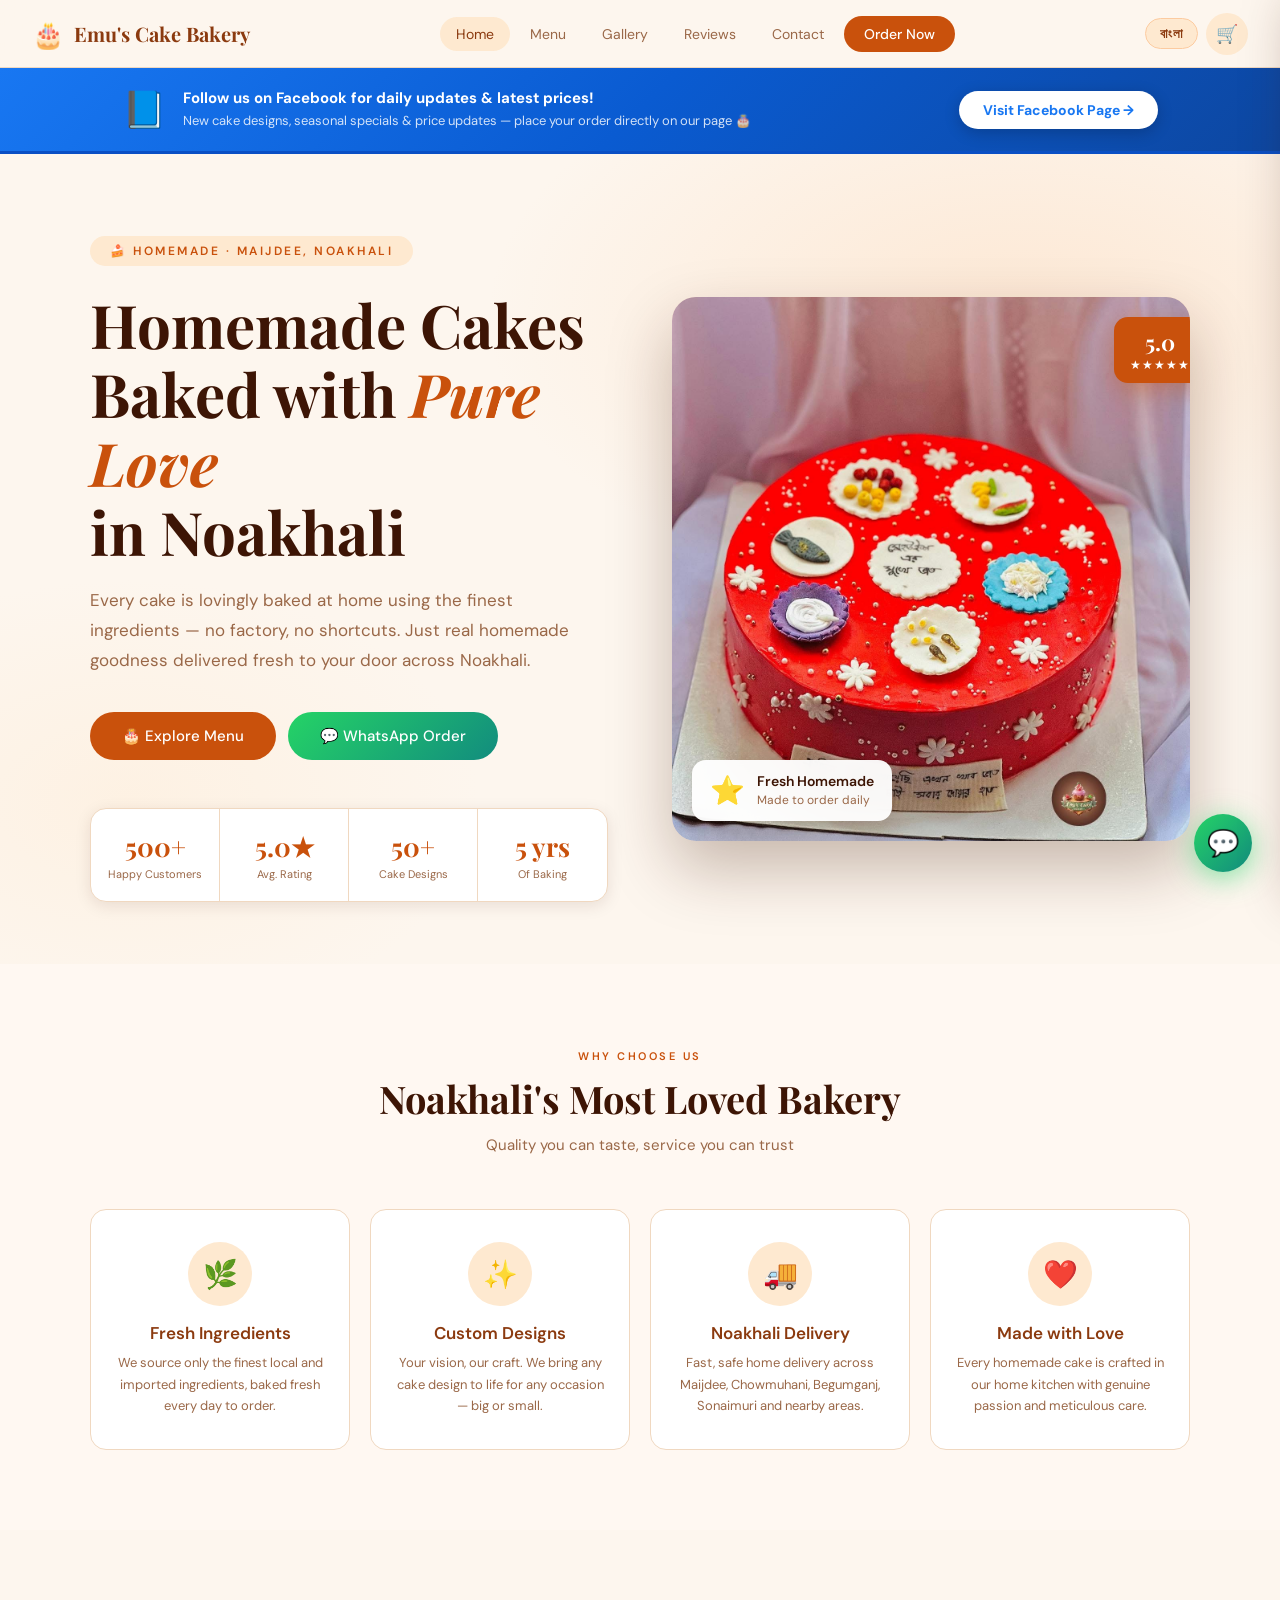
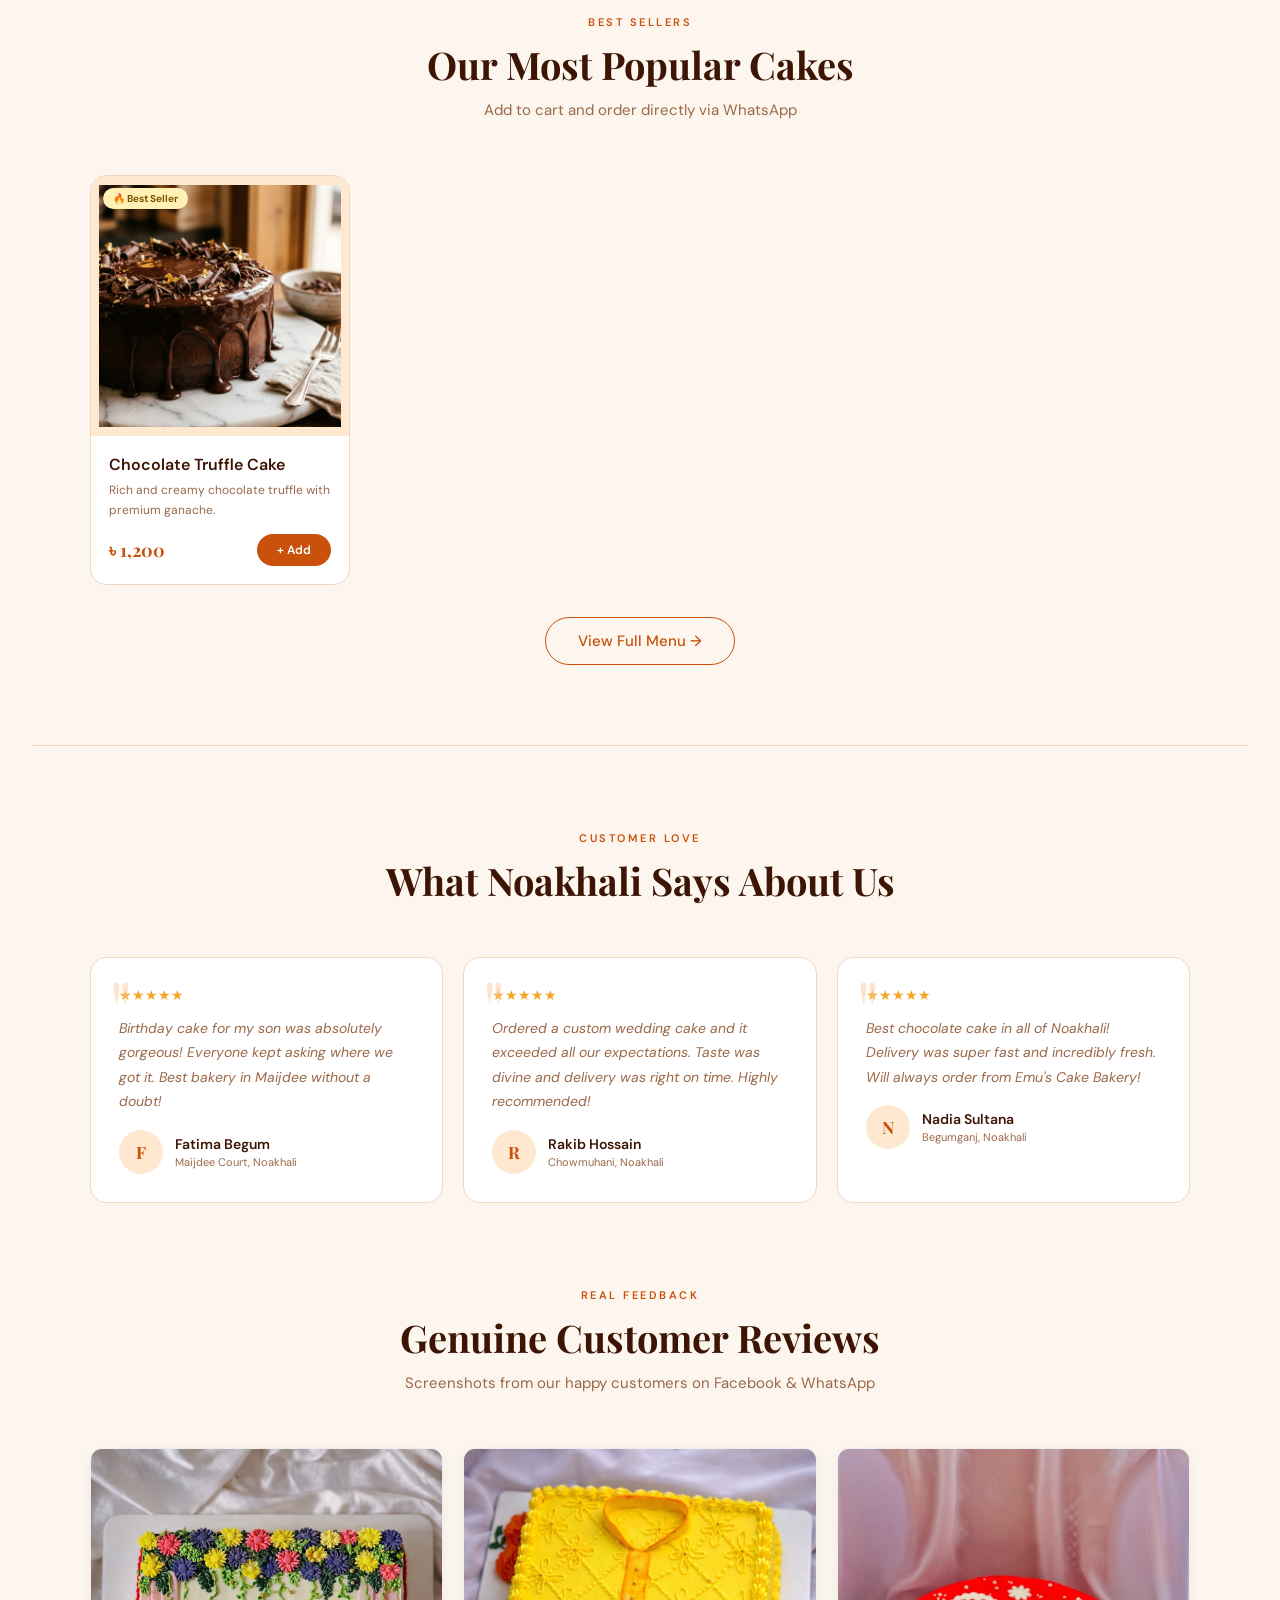
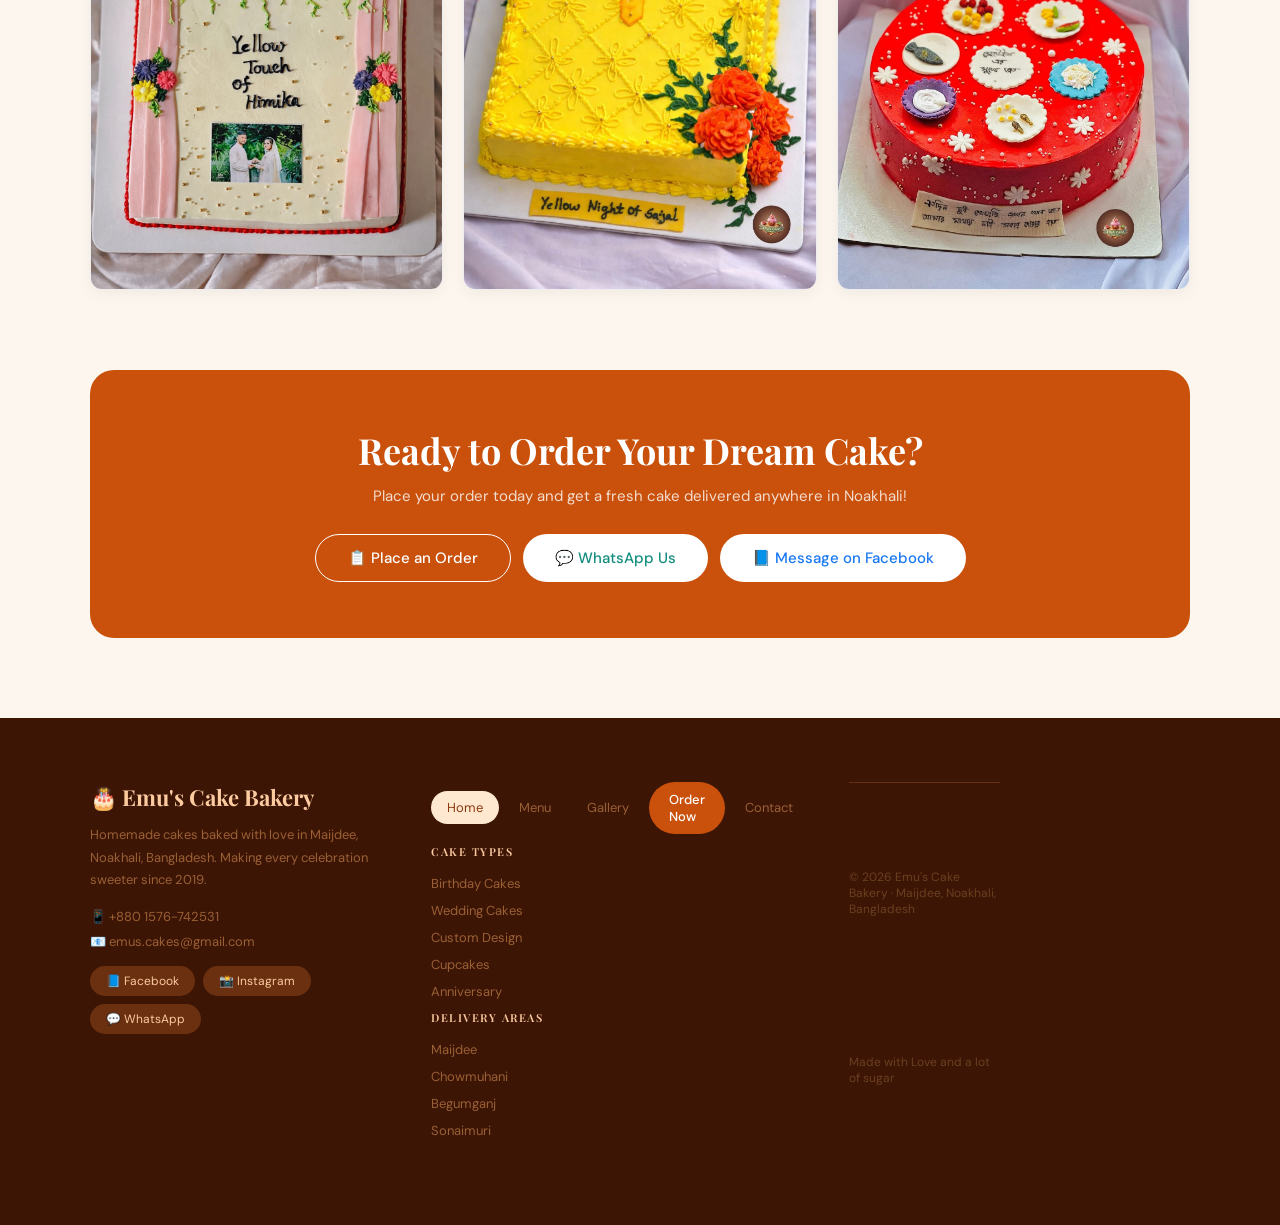
<file: index.html>
<!DOCTYPE html>
<html lang="en">

<head>
    <meta charset="UTF-8" />
    <meta name="viewport" content="width=device-width, initial-scale=1.0" />
    <meta name="description"
        content="Emu's Cake Bakery - Handcrafted custom cakes baked with love in Maijdee, Noakhali. Order fresh birthday, wedding and custom cakes delivered to your door." />
    <meta name="keywords"
        content="cake bakery Noakhali, custom cakes Maijdee, birthday cake Noakhali, wedding cake Bangladesh, Emu bakery" />
    
    <!-- Open Graph / Social Media -->
    <meta property="og:type" content="website" />
    <meta property="og:title" content="Emu's Cake Bakery - Maijdee, Noakhali" />
    <meta property="og:description" content="Homemade cakes baked with love. Get fresh birthday, wedding and custom cakes delivered across Noakhali." />
    <meta property="og:image" content="images/IMG_1981.png" />

    <title>Emu's Cake Bakery - Maijdee, Noakhali | Custom Cakes and Delivery</title>
    
    <link rel="icon" href="https://fav.farm/🎂" />
    <link rel="preconnect" href="https://fonts.googleapis.com" />
    <link
        href="https://fonts.googleapis.com/css2?family=Playfair+Display:ital,wght@0,400;0,500;0,700;1,400&family=DM+Sans:opsz,wght@9..40,300;9..40,400;9..40,500;9..40,600&display=swap"
        rel="stylesheet" />
    <link rel="stylesheet" href="style.css" />
</head>

<body>

    <!-- ── Loading Screen ── -->
    <div id="loader">
        <div class="loader-cake">🎂</div>
        <div class="loader-text">Emu's Cake Bakery</div>
        <div class="loader-sub">Maijdee, Noakhali · Est. 2020</div>
        <div class="loader-bar">
            <div class="loader-bar-inner"></div>
        </div>
    </div>

    <!-- ── Overlay ── -->
    <div class="overlay" id="overlay" onclick="closeCart()"></div>

    <!-- ── Cart Sidebar ── -->
    <div class="cart-sidebar" id="cart-sidebar">
        <div class="cart-header">
            <h2>🛒 Your Cart</h2>
            <button class="cart-close" onclick="closeCart()" title="Close cart">✕</button>
        </div>
        <div class="cart-body" id="cart-body"></div>
        <div class="cart-footer" id="cart-footer" style="display:none;">
            <div class="cart-subtotal">
                <span>Subtotal</span>
                <span class="cart-subtotal-val" id="cart-subtotal">৳ 0</span>
            </div>
            <p class="cart-note">💡Final price confirmed on WhatsApp after bakery review. Prices shown are per kg.</p>
            <button class="cart-order-btn" onclick="orderFromCart()">💬 Order on WhatsApp</button>
            <button class="cart-clear-btn" onclick="clearCart()">🗑 Clear Cart</button>
        </div>
    </div>

    <!-- ── Toast Container ── -->
    <div id="toast-container"></div>

    <!-- ── Lightbox ── -->
    <div id="lightbox">
        <button class="lb-close" onclick="closeLightbox()">✕</button>
        <div id="lb-content"></div>
        <div class="lb-caption" id="lb-caption"></div>
    </div>

    <!-- ── Navbar ── -->
    <nav id="navbar">
        <a class="nav-logo" onclick="showPage('home')">
            <span class="cake-icon">🎂</span>
            Emu's Cake Bakery
        </a>
        <div class="nav-links">
            <a id="nav-home" class="active" onclick="showPage('home')">Home</a>
            <a id="nav-menu" onclick="showPage('menu')">Menu</a>
            <a id="nav-gallery" onclick="showPage('gallery')">Gallery</a>
            <a id="nav-review"
                onclick="showPage('home'); setTimeout(() => document.getElementById('reviews-section').scrollIntoView({behavior:'smooth'}), 100)"
                data-i18n="nav-review">Reviews</a>
            <a id="nav-contact" onclick="showPage('contact')">Contact</a>
            <a id="nav-order" class="nav-order-btn" onclick="showPage('order')">Order Now</a>
        </div>
        <div class="nav-right">
            <button id="lang-btn" onclick="toggleLanguage()" class="lang-toggle-btn"
                title="Switch Language">বাংলা</button>
            <button class="nav-cart-btn" id="nav-cart-btn" onclick="openCart()" title="View cart">
                🛒
                <span class="nav-cart-badge" id="nav-cart-badge">0</span>
            </button>
            <button class="hamburger" id="hamburger" onclick="toggleMobile()" aria-label="Toggle menu">
                <span></span><span></span><span></span>
            </button>
        </div>
    </nav>

    <div class="mobile-menu" id="mobile-menu">
        <a onclick="showPage('home'); closeMobile()" data-i18n="mob-home">🏠 Home</a>
        <a onclick="showPage('menu'); closeMobile()" data-i18n="mob-menu">🎂 Menu</a>
        <a onclick="showPage('gallery'); closeMobile()" data-i18n="mob-gallery">🖼 Gallery</a>
        <a onclick="showPage('home'); closeMobile(); setTimeout(() => document.getElementById('reviews-section').scrollIntoView({behavior:'smooth'}), 100)"
            data-i18n="mob-review">⭐ Reviews</a>
        <a onclick="showPage('order'); closeMobile()" data-i18n="mob-order">📋 Order Now</a>
        <a onclick="showPage('contact'); closeMobile()" data-i18n="mob-contact">📞 Contact</a>
        <a onclick="openCart(); closeMobile()" data-i18n="mob-cart">🛒 View Cart</a>
    </div>

    <!-- ══════════════════════ PAGE: HOME ══════════════════════ -->
    <div id="page-home" class="page active">

        <!-- Facebook Banner -->
        <a class="fb-menu-banner" href="https://www.facebook.com/emuscakebakery" target="_blank">
            <div class="fb-menu-banner-inner">
                <div class="fb-menu-banner-left">
                    <div class="fb-menu-banner-icon">📘</div>
                    <div class="fb-menu-banner-text">
                        <strong data-i18n="fb-title">Follow on Facebook for daily updates &amp; latest
                            prices!</strong>
                        <span data-i18n="fb-sub">New cake designs, seasonal specials &amp; price updates — place your
                            order directly on our page 🎂</span>
                    </div>
                </div>
                <div class="fb-menu-banner-btn" data-i18n="fb-btn">Visit Facebook Page →</div>
            </div>
        </a>

        <!-- Hero -->
        <section class="hero">
            <div class="hero-inner">
                <div class="hero-content">
                    <div class="hero-eyebrow reveal" data-i18n="hero-eyebrow">🍰 Homemade · Maijdee, Noakhali</div>
                    <h1 class="reveal reveal-delay-1" data-i18n-html="hero-h1">
                        Homemade Cakes<br>Baked with<em><br>Pure Love</em><br>in Noakhali
                    </h1>
                    <p class="hero-sub reveal reveal-delay-2" data-i18n="hero-sub">
                        Every cake is lovingly baked at home using the finest ingredients — no factory, no shortcuts.
                        Just real homemade goodness delivered fresh to your door across Noakhali.
                    </p>
                    <div class="hero-actions reveal reveal-delay-3">
                        <button class="btn-primary" onclick="showPage('menu')" data-i18n="btn-explore">🎂 Explore
                            Menu</button>
                        <button class="btn-wa" onclick="openWhatsApp()" data-i18n="btn-wa-hero">💬 WhatsApp
                            Order</button>
                    </div>
                    <div class="hero-stats reveal reveal-delay-4">
                        <div class="hero-stat">
                            <div class="num" data-counter="500" data-suffix="+">0</div>
                            <div class="lbl" data-i18n="stat-cust">Happy Customers</div>
                        </div>
                        <div class="hero-stat">
                            <div class="num">5.0★</div>
                            <div class="lbl" data-i18n="stat-rating">Avg. Rating</div>
                        </div>
                        <div class="hero-stat">
                            <div class="num" data-counter="50" data-suffix="+">0</div>
                            <div class="lbl" data-i18n="stat-designs">Cake Designs</div>
                        </div>
                        <div class="hero-stat">
                            <div class="num">5 yrs</div>
                            <div class="lbl" data-i18n="stat-years">Of Baking</div>
                        </div>
                    </div>
                </div>
                <div class="hero-visual reveal reveal-delay-2">
                    <div class="hero-img-wrap">
                        <img src="images/IMG_1981.png" alt="Beautiful handcrafted cake by Emu's Bakery"
                            onerror="this.style.display='none'; this.nextElementSibling.style.display='flex';">
                        <div class="hero-img-fallback" style="display:none;">🎂</div>
                        <div class="hero-badge">
                            <div class="badge-icon">⭐</div>
                            <div class="badge-text">
                                <strong data-i18n="badge-title">Fresh Homemade</strong>
                                <span data-i18n="badge-sub">Made to order daily</span>
                            </div>
                        </div>
                        <div class="hero-rating-badge">
                            <div class="r-num">5.0</div>
                            <div class="r-stars">★★★★★</div>
                        </div>
                    </div>
                </div>
            </div>
        </section>

        <!-- Features -->
        <section class="section features-bg">
            <div class="section-inner">
                <div class="section-header">
                    <div class="section-eyebrow reveal" data-i18n="feat-eyebrow">Why Choose Us</div>
                    <h2 class="section-title reveal reveal-delay-1" data-i18n="feat-title">Noakhali's Most Loved Bakery
                    </h2>
                    <p class="section-sub reveal reveal-delay-2" data-i18n="feat-sub">Quality you can taste,service you
                        can trust</p>
                </div>
                <div class="features-grid">
                    <div class="feature-card reveal">
                        <div class="feature-icon">🌿</div>
                        <h3 data-i18n="feat1-t">Fresh Ingredients</h3>
                        <p data-i18n="feat1-d">We source only the finest local and imported ingredients, baked fresh
                            every day to order.</p>
                    </div>
                    <div class="feature-card reveal reveal-delay-1">
                        <div class="feature-icon">✨</div>
                        <h3 data-i18n="feat2-t">Custom Designs</h3>
                        <p data-i18n="feat2-d">Your vision, our craft. We bring any cake design to life for any occasion
                            — big or small.</p>
                    </div>
                    <div class="feature-card reveal reveal-delay-2">
                        <div class="feature-icon">🚚</div>
                        <h3 data-i18n="feat3-t">Noakhali Delivery</h3>
                        <p data-i18n="feat3-d">Fast, safe home delivery across Maijdee, Chowmuhani, Begumganj, Sonaimuri
                            and nearby areas.</p>
                    </div>
                    <div class="feature-card reveal reveal-delay-3">
                        <div class="feature-icon">❤️</div>
                        <h3 data-i18n="feat4-t">Made with Love</h3>
                        <p data-i18n="feat4-d">Every homemade cake is crafted in our home kitchen with genuine passion
                            and meticulous care.</p>
                    </div>
                </div>
            </div>
        </section>

        <!-- Popular Cakes -->
        <section class="section">
            <div class="section-inner">
                <div class="section-header">
                    <div class="section-eyebrow reveal" data-i18n="pop-eyebrow">Best Sellers</div>
                    <h2 class="section-title reveal reveal-delay-1" data-i18n="pop-title">Our Most Popular Cakes</h2>
                    <p class="section-sub reveal reveal-delay-2" data-i18n="pop-sub">Add to cart and order directly via
                        WhatsApp</p>
                </div>
                <div class="cakes-grid" id="home-cakes-grid"></div>
                <div style="text-align:center; margin-top:32px;">
                    <button class="btn-outline reveal" onclick="showPage('menu')" data-i18n="pop-btn">View Full Menu
                        →</button>
                </div>
            </div>
        </section>

        <div class="divider"></div>

        <!-- Testimonials -->
        <section class="section">
            <div class="section-inner">
                <div class="section-header">
                    <div class="section-eyebrow reveal" data-i18n="testi-eyebrow">Customer Love</div>
                    <h2 class="section-title reveal reveal-delay-1" data-i18n="testi-title">What Noakhali Says About Us
                    </h2>
                </div>
                <div class="testi-grid">
                    <div class="testimonial reveal">
                        <div class="stars">★★★★★</div>
                        <p class="t-text" data-i18n="t1-text">Birthday cake for my son was absolutely gorgeous! Everyone
                            kept asking where we got it. Best bakery in Maijdee without a doubt!</p>
                        <div class="t-author">
                            <div class="t-avatar">F</div>
                            <div>
                                <div class="t-name" data-i18n="t1-name">Fatima Begum</div>
                                <div class="t-loc" data-i18n="t1-loc">Maijdee Court, Noakhali</div>
                            </div>
                        </div>
                    </div>
                    <div class="testimonial reveal reveal-delay-1">
                        <div class="stars">★★★★★</div>
                        <p class="t-text" data-i18n="t2-text">Ordered a custom wedding cake and it exceeded all our
                            expectations. Taste was divine and delivery was right on time. Highly recommended!</p>
                        <div class="t-author">
                            <div class="t-avatar">R</div>
                            <div>
                                <div class="t-name" data-i18n="t2-name">Rakib Hossain</div>
                                <div class="t-loc" data-i18n="t2-loc">Chowmuhani, Noakhali</div>
                            </div>
                        </div>
                    </div>
                    <div class="testimonial reveal reveal-delay-2">
                        <div class="stars">★★★★★</div>
                        <p class="t-text" data-i18n="t3-text">Best chocolate cake in all of Noakhali! Delivery was super
                            fast and incredibly fresh. Will always order from Emu's Cake Bakery!</p>
                        <div class="t-author">
                            <div class="t-avatar">N</div>
                            <div>
                                <div class="t-name" data-i18n="t3-name">Nadia Sultana</div>
                                <div class="t-loc" data-i18n="t3-loc">Begumganj, Noakhali</div>
                            </div>
                        </div>
                    </div>
                </div>
            </div>
        </section>

        <!-- Screenshot Reviews -->
        <section class="section" style="padding-top:0" id="reviews-section">
            <div class="section-inner">
                <div class="section-header">
                    <div class="section-eyebrow reveal" data-i18n="ss-eyebrow">Real Feedback</div>
                    <h2 class="section-title reveal reveal-delay-1" data-i18n="ss-title">Customer Reviews</h2>
                    <p class="section-sub reveal reveal-delay-2" data-i18n="ss-sub">Screenshots from our happy customers
                        on Facebook & WhatsApp</p>
                </div>
                <div class="screenshot-reviews-grid">
                    <!-- Placeholders for the user to attach actual review screenshots -->
                    <div class="ss-review-card reveal">
                        <img src="images/IMG_8255.PNG" alt="Customer Review Screenshot 1" loading="lazy">
                    </div>
                    <div class="ss-review-card reveal reveal-delay-1">
                        <img src="images/IMG_1993.png" alt="Customer Review Screenshot 2" loading="lazy">
                    </div>
                    <div class="ss-review-card reveal reveal-delay-2">
                        <img src="images/IMG_1981.png" alt="Customer Review Screenshot 3" loading="lazy">
                    </div>
                    <!-- The user can copy paste these block to add more -->
                </div>
            </div>
        </section>

        <!-- CTA Banner -->
        <section class="section" style="padding-top:0">
            <div class="section-inner">
                <div class="cta-banner reveal">
                    <h2 data-i18n="cta-title">Ready to Order Your Dream Cake?</h2>
                    <p data-i18n="cta-sub">Place your order today and get a fresh cake delivered anywhere in Noakhali!
                    </p>
                    <div style="display:flex; gap:12px; justify-content:center; flex-wrap:wrap;">
                        <button class="btn-outline" style="border-color:#fff;color:#fff;" onclick="showPage('order')"
                            data-i18n="cta-btn1">📋 Place an Order</button>
                        <button class="btn-wa" onclick="openWhatsApp()" style="background:#fff;color:#128C7E;"
                            data-i18n="cta-btn2">💬 WhatsApp Us</button>
                        <button class="btn-fb-solid"
                            onclick="window.open('https://www.facebook.com/emuscakebakery', '_blank')"
                            style="background:#fff;color:#1877F2;" data-i18n="cta-btn3">📘 Message on Facebook</button>
                    </div>
                </div>
            </div>
    </div>
    </div>
    </section>

    </div><!-- /page-home -->

    <!-- ══════════════════════ PAGE: MENU ══════════════════════ -->
    <div id="page-menu" class="page">

        <section class="section">
            <div class="section-inner">
                <div class="section-header">
                    <div class="section-eyebrow">Our Offerings</div>
                    <h2 class="section-title">Fresh Baked Cakes Menu</h2>
                    <p class="section-sub">Message us on Facebook or WhatsApp for the updated price · Prices in BDT (per
                        kg)</p>
                </div>
                <div class="menu-controls">
                    <div class="search-wrap">
                        <span class="search-icon">🔍</span>
                        <input type="text" id="cake-search" class="search-input" placeholder="Search cakes..."
                            oninput="searchCakes()" />
                    </div>
                    <div class="filter-bar">
                        <button class="filter-btn active" id="filter-all" onclick="filterCakes('all', this)">All
                            Cakes</button>
                        <button class="filter-btn" id="filter-birthday" onclick="filterCakes('birthday', this)">🎂
                            Birthday</button>
                        <button class="filter-btn" id="filter-wedding" onclick="filterCakes('wedding', this)">💍
                            Wedding</button>
                        <button class="filter-btn" id="filter-custom" onclick="filterCakes('custom', this)">🎨
                            Custom</button>
                    </div>
                </div>
                <div class="cakes-grid" id="cakes-grid"></div>
            </div>
        </section>
    </div>

    <!-- ══════════════════════ PAGE: ORDER ══════════════════════ -->
    <div id="page-order" class="page">
        <section class="section order-bg">
            <div class="section-inner">
                <div class="section-header">
                    <div class="section-eyebrow">Place an Order</div>
                    <h2 class="section-title">Order Your Cake Today</h2>
                    <p class="section-sub">Fill in the form below — we'll confirm within 2 hours via WhatsApp 💬</p>
                </div>
                <div class="order-layout">

                    <!-- Form -->
                    <div class="order-wrapper">
                        <div class="form-section-title">📋 Order Details</div>
                        <div class="form-section-sub">Fields marked with * are required</div>
                        <div class="form-divider"></div>
                        <div class="form-grid">
                            <div class="form-group" id="fg-name">
                                <label>Full Name *</label>
                                <input type="text" id="o-name" placeholder="e.g. Karim Uddin" />
                                <span class="form-error-msg">Please enter your full name</span>
                            </div>
                            <div class="form-group" id="fg-phone">
                                <label>WhatsApp Number *</label>
                                <input type="tel" id="o-phone" placeholder="e.g. 01576742531" />
                                <span class="form-error-msg">Please enter your phone number</span>
                            </div>
                            <div class="form-group full" id="fg-address">
                                <label>Delivery Address *</label>
                                <input type="text" id="o-address" placeholder="House no., Road, Area — Noakhali" />
                                <span class="form-error-msg">Please enter your delivery address</span>
                            </div>
                            <div class="form-group" id="fg-type">
                                <label>Cake Type *</label>
                                <select id="o-type">
                                    <option value="">Select a cake...</option>
                                    <option>Chocolate Truffle Cake</option>
                                    <option>Vanilla Dream Cake</option>
                                    <option>Strawberry Delight</option>
                                    <option>Red Velvet Cake</option>
                                    <option>Mango Cream Cake</option>
                                    <option>Black Forest Cake</option>
                                    <option>Wedding Cake (Tiered)</option>
                                    <option>Floral Fondant Cake</option>
                                    <option>Custom Design Cake</option>
                                </select>
                                <span class="form-error-msg">Please select a cake type</span>
                            </div>
                            <div class="form-group">
                                <label>Cake Size</label>
                                <select id="o-size">
                                    <option>1 kg</option>
                                    <option>1.5 kg</option>
                                    <option>2 kg</option>
                                    <option>2.5 kg</option>
                                    <option>3 kg</option>
                                    <option>Custom Size</option>
                                </select>
                            </div>
                            <div class="form-group" id="fg-date">
                                <label>Delivery Date *</label>
                                <input type="date" id="o-date" />
                                <span class="form-error-msg">Please select a delivery date</span>
                            </div>
                            <div class="form-group">
                                <label>Preferred Time</label>
                                <select id="o-time">
                                    <option>10:00 AM – 12:00 PM</option>
                                    <option>12:00 PM – 3:00 PM</option>
                                    <option>3:00 PM – 6:00 PM</option>
                                    <option>6:00 PM – 9:00 PM</option>
                                </select>
                            </div>
                            <div class="form-group full">
                                <label>Cake Message / Design Notes</label>
                                <textarea id="o-notes"
                                    placeholder="e.g. 'Happy Birthday Riya', design theme, dietary requirements, area in Noakhali..."></textarea>
                            </div>
                            <div class="form-group full">
                                <button class="submit-btn" id="submit-btn" onclick="submitOrder()">
                                    💬 Confirm Order via WhatsApp
                                </button>
                                <div class="success-msg" id="success-msg">
                                    🎉 Thank you! Redirecting to WhatsApp to confirm your order...
                                </div>
                            </div>
                        </div>
                    </div>

                    <!-- Cart Summary -->
                    <div class="order-cart-summary" id="order-cart-summary">
                        <h3>🛒 Cart Summary</h3>
                        <div id="ocs-items"></div>
                        <div class="ocs-total" id="ocs-total" style="display:none;">
                            <span>Total</span>
                            <span class="ocs-total-val" id="ocs-total-val">৳ 0</span>
                        </div>
                    </div>

                </div>
            </div>
        </section>
    </div>

    <!-- ══════════════════════ PAGE: GALLERY ══════════════════════ -->
    <div id="page-gallery" class="page">
        <section class="section gallery-bg">
            <div class="section-inner">
                <div class="section-header">
                    <div class="section-eyebrow">Our Creations</div>
                    <h2 class="section-title">A Taste of Our Work</h2>
                    <p class="section-sub">Handcrafted with love right here in Maijdee, Noakhali 🍰</p>
                </div>
                <div class="gallery-grid">
                    <!-- Big feature item -->
                    <div class="gallery-item big"
                        onclick="openLightbox('images/IMG_1981.png', null, 'Happy Birthday Princess — Sofia Tiered Cake')">
                        <img src="images/IMG_1981.png" alt="Sofia Princess Birthday Cake">
                        <div class="gallery-overlay"><span>🔍</span></div>
                    </div>
                    <div class="gallery-item"
                        onclick="openLightbox('images/IMG_1993.png', null, 'Cinderella Tiered Cake — For Ayat')">
                        <img src="images/IMG_1993.png" alt="Cinderella Birthday Cake">
                        <div class="gallery-overlay"><span>🔍</span></div>
                    </div>
                    <div class="gallery-item"
                        onclick="openLightbox('images/IMG_2450.png', null, 'Happy Birthday Lombu — Custom Character Cake')">
                        <img src="images/IMG_2450.png" alt="Custom Birthday Character Cake">
                        <div class="gallery-overlay"><span>🔍</span></div>
                    </div>
                    <div class="gallery-item"
                        onclick="openLightbox('images/IMG_2671.png', null, 'Floral Bouquet Cake — Happy Birthday Mama\'s Girl')">
                        <img src="images/IMG_2671.png" alt="Floral Bouquet Birthday Cake">
                        <div class="gallery-overlay"><span>🔍</span></div>
                    </div>
                    <div class="gallery-item"
                        onclick="openLightbox('images/IMG_2672.png', null, 'Happy Birthday Paiman — Panda Cake')">
                        <img src="images/IMG_2672.png" alt="Panda Birthday Cake">
                        <div class="gallery-overlay"><span>🔍</span></div>
                    </div>
                    <div class="gallery-item"
                        onclick="openLightbox('images/IMG_7870.PNG', null, 'Chocolate Truffle Cake')">
                        <img src="images/IMG_7870.PNG" alt="Chocolate Truffle Cake">
                        <div class="gallery-overlay"><span>🔍</span></div>
                    </div>
                    <div class="gallery-item"
                        onclick="openLightbox('images/IMG_8255.PNG', null, 'Elegant Tiered Wedding Cake')">
                        <img src="images/IMG_8255.PNG" alt="Wedding Cake">
                        <div class="gallery-overlay"><span>🔍</span></div>
                    </div>
                </div>
                <div class="gallery-social">
                    <p>Follow us on social media for daily sweet creations from Maijdee, Noakhali!</p>
                    <div class="social-btns">
                        <a class="gallery-social-btn btn-fb" href="https://www.facebook.com/emuscakebakery"
                            target="_blank">📘 Facebook</a>
                        <a class="gallery-social-btn btn-ig" href="https://instagram.com" target="_blank">📸
                            Instagram</a>
                        <button class="gallery-social-btn btn-wa-gallery" onclick="openWhatsApp()">💬 WhatsApp
                            Order</button>
                    </div>
                </div>
            </div>
        </section>
    </div>

    <!-- ══════════════════════ PAGE: CONTACT ══════════════════════ -->
    <div id="page-contact" class="page">
        <section class="section">
            <div class="section-inner">
                <div class="section-header">
                    <div class="section-eyebrow">Get in Touch</div>
                    <h2 class="section-title">We're Based in Maijdee,Noakhali</h2>
                    <p class="section-sub">Open 7 days a week</p>
                </div>
                <div class="contact-grid">
                    <a class="contact-card"
                        href="https://wa.me/8801576742531?text=Hello!%20I'd%20like%20to%20order%20a%20cake!"
                        target="_blank">
                        <div class="contact-icon">📱</div>
                        <div>
                            <div class="contact-label">Phone / WhatsApp</div>
                            <div class="contact-val">+880 1576-742531</div>
                            <div class="contact-note">Tap to open WhatsApp · 24/7</div>
                        </div>
                    </a>
                    <a class="contact-card" href="mailto:emus.cakes@gmail.com">
                        <div class="contact-icon">📧</div>
                        <div>
                            <div class="contact-label">Email</div>
                            <div class="contact-val">emus.cakes@gmail.com</div>
                            <div class="contact-note">We reply few moment</div>
                        </div>
                    </a>
                    <div class="contact-card">
                        <div class="contact-icon">📍</div>
                        <div>
                            <div class="contact-label">Location</div>
                            <div class="contact-val">Maijdee,Noakhali</div>
                            <div class="contact-note">Noakhali — 3800,Bangladesh</div>
                        </div>
                    </div>
                    <div class="contact-card">
                        <div class="contact-icon">🕐</div>
                        <div>
                            <div class="contact-label">Business Hours</div>
                            <div class="contact-val">24/7</div>
                            <div class="contact-note">Every day,all year round</div>
                        </div>
                    </div>
                </div>

                <div class="delivery-areas reveal">
                    <h3>🚚 Delivery Areas in Noakhali</h3>
                    <div class="area-chips">
                        <span class="area-chip">Maijdee</span>
                        <span class="area-chip">Chowmuhani</span>
                        <span class="area-chip">Begumganj</span>
                        <span class="area-chip">Sonaimuri</span>
                        <span class="area-chip">Companiganj</span>
                        <span class="area-chip">Senbagh</span>
                    </div>
                </div>

                <div class="whatsapp-box reveal">
                    <h3 data-i18n="wa-box-title">Order Directly on WhatsApp</h3>
                    <p data-i18n-html="wa-box-sub">The fastest way to place your order!<br>We respond within minutes from
                        Maijdee.</p>
                    <a class="whatsapp-btn"
                        href="https://wa.me/8801576742531?text=Hello!%20I%20would%20like%20to%20order%20a%20cake%20from%20Emu's%20Cake%20Bakery%2C%20Maijdee%2C%20Noakhali."
                        target="_blank" data-i18n="wa-box-btn">
                        💬 Chat on WhatsApp
                    </a>
                </div>

                <div class="facebook-box reveal">
                    <h3 data-i18n="fb-box-title">Contact on Facebook</h3>
                    <p data-i18n-html="fb-box-sub">Contact on Facebook for fast order! We reply instantly.</p>
                    <a class="facebook-btn" href="https://www.facebook.com/emuscakebakery" target="_blank"
                        data-i18n="fb-box-btn">
                        📘 Message on Facebook
                    </a>
                </div>
            </div>
        </section>
    </div>

    <!-- ── Footer ── -->
    <footer>
        <div class="footer-inner">
            <div class="footer-top">
                <div>
                    <div class="footer-brand-name">🎂 Emu's Cake Bakery</div>
                    <p class="footer-about" data-i18n="foot-about">Homemade cakes baked with love in Maijdee, Noakhali,
                        Bangladesh. Making
                        every celebration sweeter since 2019.</p>
                    <a class="footer-contact-item" href="https://wa.me/8801576742531" target="_blank">📱 +880
                        1576-742531</a>
                    <a class="footer-contact-item" href="mailto:emus.cakes@gmail.com">📧 emus.cakes@gmail.com</a>
                    <div class="footer-social">
                        <button class="social-btn"
                            onclick="window.open('https://www.facebook.com/emuscakebakery','_blank')">📘
                            Facebook</button>
                        <button class="social-btn" onclick="window.open('https://instagram.com','_blank')">📸
                            Instagram</button>
                        <button class="social-btn" onclick="openWhatsApp()">💬 WhatsApp</button>
                    </div>
                </div>
                <div class="footer-col">
                    <div class="nav-links">
                        <a onclick="showPage('home')" class="active" id="nav-home" data-i18n="nav-home">Home</a>
                        <a onclick="showPage('menu')" id="nav-menu" data-i18n="nav-menu">Menu</a>
                        <a onclick="showPage('gallery')" id="nav-gallery" data-i18n="nav-gallery">Gallery</a>
                        <a onclick="showPage('order')" class="nav-order-btn" id="nav-order" data-i18n="nav-order">Order
                            Now</a>
                        <a onclick="showPage('contact')" id="nav-contact" data-i18n="nav-contact">Contact</a>
                    </div>
                    <div class="footer-col">
                        <h4>Cake Types</h4>
                        <a
                            onclick="showPage('menu'); filterCakes('birthday', document.getElementById('filter-birthday'))">Birthday
                            Cakes</a>
                        <a
                            onclick="showPage('menu'); filterCakes('wedding', document.getElementById('filter-wedding'))">Wedding
                            Cakes</a>
                        <a onclick="showPage('menu'); filterCakes('custom', document.getElementById('filter-custom'))">Custom
                            Design</a>
                        <a onclick="showPage('menu')">Cupcakes</a>
                        <a onclick="showPage('menu')">Anniversary</a>
                    </div>
                    <div class="footer-col">
                        <h4>Delivery Areas</h4>
                        <a>Maijdee</a>
                        <a>Chowmuhani</a>
                        <a>Begumganj</a>
                        <a>Sonaimuri</a>

                    </div>
                </div>
                <div class="footer-bottom">
                    <span>© 2026 Emu's Cake Bakery · Maijdee, Noakhali, Bangladesh</span>
                    <span>Made with Love and a lot of sugar</span>
                </div>
            </div>
    </footer>

    <!-- ── Floating WhatsApp ── -->
    <a class="wa-float"
        href="https://wa.me/8801576742531?text=Hello!%20I'd%20like%20to%20order%20a%20cake%20from%20Emu's%20Cake%20Bakery!"
        target="_blank" title="Order on WhatsApp">
        💬
        <span class="wa-tooltip">Order on WhatsApp</span>
    </a>

    <!-- ── Back to Top ── -->
    <button class="back-top" id="back-top" onclick="window.scrollTo({top:0,behavior:'smooth'})"
        title="Back to top">↑</button>

    <!-- ── External JavaScript ── -->
    <script src="script.js"></script>

</body>

</html>
</file>
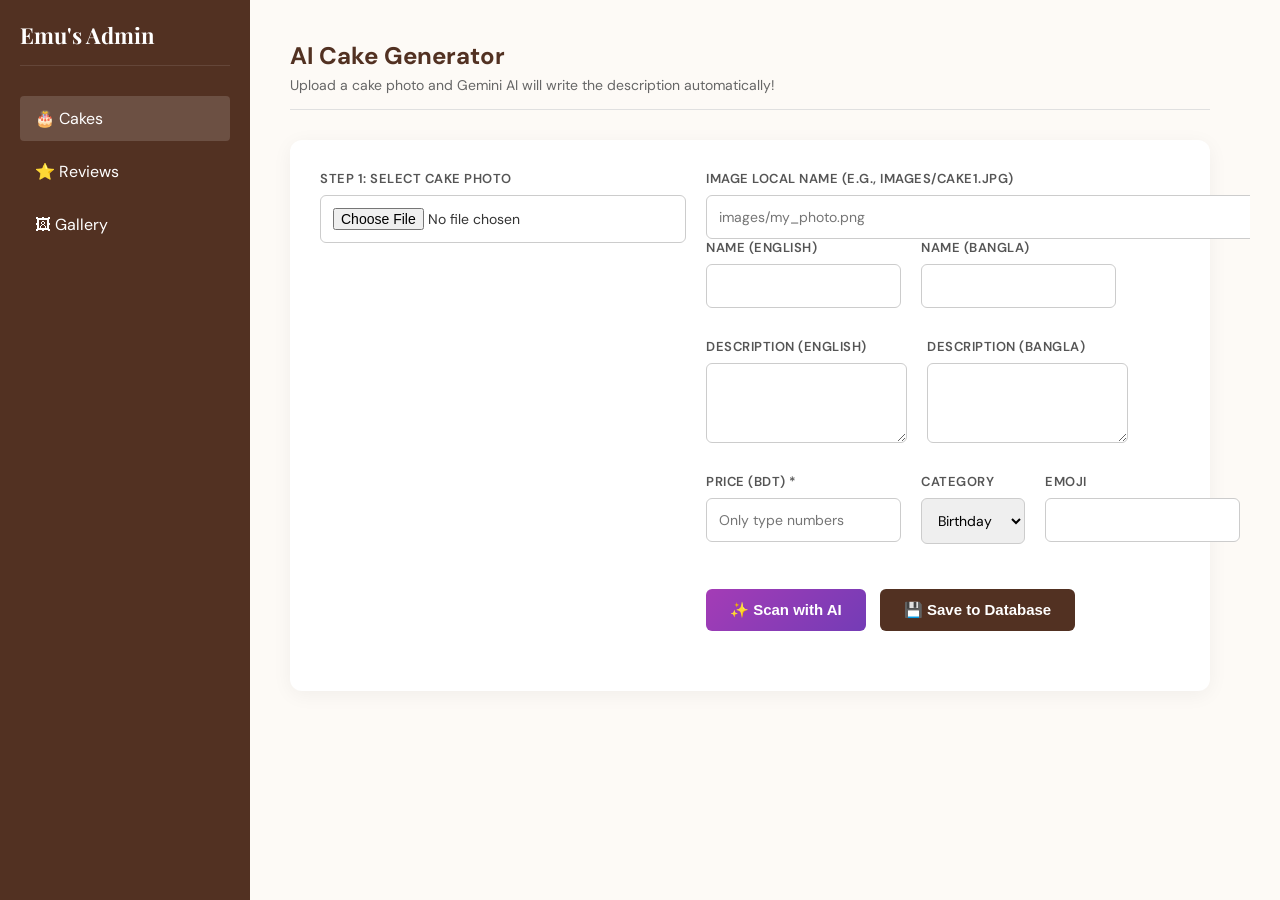
<file: admin.html>
<!DOCTYPE html>
<html lang="en">
<head>
    <meta charset="UTF-8">
    <meta name="viewport" content="width=device-width, initial-scale=1.0">
    <title>AI Admin Dashboard - Emu's Cake Bakery</title>
    <link href="https://fonts.googleapis.com/css2?family=DM+Sans:wght@400;500;700&family=Playfair+Display:ital,wght@0,600;0,700;1,600&display=swap" rel="stylesheet">
    <link rel="stylesheet" href="admin.css">
</head>
<body>

    <div class="dashboard-container">
        <nav class="sidebar">
            <h2>Emu's Admin</h2>
            <ul>
                <li onclick="showSection('cakes')" class="active" id="nav-cakes">🎂 Cakes</li>
                <li onclick="showSection('reviews')" id="nav-reviews">⭐ Reviews</li>
                <li onclick="showSection('gallery')" id="nav-gallery">🖼 Gallery</li>
            </ul>
        </nav>

        <main class="main-content">
            <!-- CAKES SECTION -->
            <section id="sec-cakes" class="admin-section active">
                <div class="section-head">
                    <h3>AI Cake Generator</h3>
                    <p>Upload a cake photo and Gemini AI will write the description automatically!</p>
                </div>
                
                <div class="ai-generator-box">
                    <form id="cake-form">
                        <div class="form-row">
                            <div class="form-group" style="flex:0.5;">
                                <label>Step 1: Select Cake Photo</label>
                                <input type="file" id="ai-cake-image" accept="image/*" required>
                                <div id="ai-status" class="status-msg"></div>
                                <img id="preview-img" style="display:none; max-width: 100%; margin-top:10px; border-radius: 8px;">
                            </div>

                            <div class="form-group" style="flex:1;">
                                <label>Image Local Name (e.g., images/cake1.jpg)</label>
                                <input type="text" id="cake-img-name" placeholder="images/my_photo.png" required>
                                
                                <div class="form-row">
                                    <div class="form-group">
                                        <label>Name (English)</label>
                                        <input type="text" id="cake-name" required>
                                    </div>
                                    <div class="form-group">
                                        <label>Name (Bangla)</label>
                                        <input type="text" id="cake-name-bn" required>
                                    </div>
                                </div>
                                
                                <div class="form-row">
                                    <div class="form-group">
                                        <label>Description (English)</label>
                                        <textarea id="cake-desc" required></textarea>
                                    </div>
                                    <div class="form-group">
                                        <label>Description (Bangla)</label>
                                        <textarea id="cake-desc-bn" required></textarea>
                                    </div>
                                </div>

                                <div class="form-row">
                                    <div class="form-group">
                                        <label>Price (BDT) *</label>
                                        <input type="number" id="cake-price" placeholder="Only type numbers" required>
                                    </div>
                                    <div class="form-group">
                                        <label>Category</label>
                                        <select id="cake-cat" required>
                                            <option value="birthday">Birthday</option>
                                            <option value="wedding">Wedding</option>
                                            <option value="custom">Custom</option>
                                        </select>
                                    </div>
                                    <div class="form-group">
                                        <label>Emoji</label>
                                        <input type="text" id="cake-emoji">
                                    </div>
                                    <div class="form-group">
                                        <label>Badge</label>
                                        <select id="cake-badge">
                                            <option value="">None</option>
                                            <option value="popular">Popular (Best Seller)</option>
                                            <option value="new">New Arrival</option>
                                            <option value="custom">Custom Design</option>
                                        </select>
                                    </div>
                                </div>
                                <div class="modal-actions" style="margin-top: 15px;">
                                    <button type="button" id="ai-scan-btn" class="btn-secondary">✨ Scan with AI</button>
                                    <button type="submit" id="cake-save-btn" class="btn-primary">💾 Save to Database</button>
                                </div>
                                <div id="save-status" class="success-msg" style="display:none; margin-top:10px;">Saved to Google Sheets!</div>
                            </div>
                        </div>
                    </form>
                </div>
            </section>

            <!-- REVIEWS SECTION -->
            <section id="sec-reviews" class="admin-section" style="display: none;">
                <div class="section-head">
                    <h3>Add Review Screenshot</h3>
                </div>
                <div class="ai-generator-box">
                    <form id="review-form">
                        <div class="form-group">
                            <label>Step 1: Select Screenshots (Support Multiple)</label>
                            <input type="file" id="review-image" accept="image/*" multiple>
                            <div id="review-count" class="status-msg"></div>
                        </div>
                        <div class="form-group">
                            <label>Step 2: Image Paths (Auto-filled)</label>
                            <textarea id="review-img-name" placeholder="images/photo1.png, images/photo2.png..." required></textarea>
                        </div>
                        <button type="submit" id="review-save-btn" class="btn-primary">💾 Save to Database</button>
                        <div id="save-status-review" class="success-msg" style="display:none; margin-top:10px;">Saved to Google Sheets!</div>
                    </form>
                </div>
            </section>

            <!-- GALLERY SECTION -->
            <section id="sec-gallery" class="admin-section" style="display: none;">
                <div class="section-head">
                    <h3>Add Gallery Photo</h3>
                </div>
                <div class="ai-generator-box">
                    <form id="gallery-form">
                        <div class="form-group">
                            <label>Step 1: Select Gallery Photo</label>
                            <input type="file" id="gallery-image" accept="image/*">
                        </div>
                        <div class="form-group">
                            <label>Step 2: Image Code (Auto-filled)</label>
                            <input type="text" id="gallery-img-name" required>
                        </div>
                        <button type="submit" id="gallery-save-btn" class="btn-primary">💾 Save to Database</button>
                        <div id="save-status-gallery" class="success-msg" style="display:none; margin-top:10px;">Saved to Google Sheets!</div>
                    </form>
                </div>
            </section>
        </main>
    </div>

    <!-- The actual logic that connects to APIs -->
    <script src="admin.js"></script>
</body>
</html>
</file>
<file: style.css>
/* ── Reset & Base ── */
*, *::before, *::after { margin: 0; padding: 0; box-sizing: border-box; }

:root {
  --cream: #FDF6EE;
  --warm: #FEE9D0;
  --peach: #FCCBA0;
  --orange: #E86A2B;
  --burnt: #C9510C;
  --brown: #8B3A0F;
  --dark: #3D1505;
  --muted: #9A6848;
  --light: #FFF8F2;
  --white: #FFFFFF;
  --shadow: rgba(61,21,5,.10);
  --shadow-md: rgba(61,21,5,.18);
  --shadow-lg: rgba(61,21,5,.28);
  --radius: 16px;
  --radius-sm: 8px;
  --radius-lg: 24px;
  --transition: all .25s cubic-bezier(.4,0,.2,1);
}

html { scroll-behavior: smooth; }
body { font-family: 'DM Sans', sans-serif; background: var(--cream); color: var(--dark); min-height: 100vh; overflow-x: hidden; }
body.no-scroll { overflow: hidden; }

::-webkit-scrollbar { width: 6px; }
::-webkit-scrollbar-track { background: var(--warm); }
::-webkit-scrollbar-thumb { background: var(--peach); border-radius: 3px; }

h1, h2, h3, h4 { font-family: 'Playfair Display', serif; }

/* ── Loading Screen ── */
#loader {
  position: fixed; inset: 0; z-index: 9999;
  background: var(--cream);
  display: flex; flex-direction: column; align-items: center; justify-content: center;
  transition: opacity .6s ease, visibility .6s ease;
}
#loader.hidden { opacity: 0; visibility: hidden; pointer-events: none; }
.loader-cake { font-size: 60px; animation: bounce .8s ease infinite alternate; }
.loader-text { font-family: 'Playfair Display', serif; font-size: 20px; color: var(--brown); margin-top: 16px; font-weight: 700; }
.loader-sub { font-size: 13px; color: var(--muted); margin-top: 6px; }
.loader-bar { width: 160px; height: 3px; background: var(--warm); border-radius: 3px; margin-top: 24px; overflow: hidden; }
.loader-bar-inner { height: 100%; background: linear-gradient(90deg, var(--peach), var(--burnt)); border-radius: 3px; animation: loadBar 1.4s ease forwards; }
@keyframes bounce { from { transform: translateY(0) rotate(-5deg); } to { transform: translateY(-16px) rotate(5deg); } }
@keyframes loadBar { from { width: 0; } to { width: 100%; } }

/* ── Overlay ── */
.overlay {
  position: fixed; inset: 0; z-index: 1100;
  background: rgba(61,21,5,.5); backdrop-filter: blur(4px);
  opacity: 0; visibility: hidden; transition: var(--transition);
}
.overlay.show { opacity: 1; visibility: visible; }

/* ── Navbar ── */
nav {
  position: sticky; top: 0; z-index: 999;
  background: rgba(253,246,238,.95); backdrop-filter: blur(14px);
  border-bottom: 1px solid #F0D8C0;
  padding: 0 32px;
  display: flex; align-items: center; justify-content: space-between;
  height: 68px; transition: box-shadow .3s;
}
nav.scrolled { box-shadow: 0 4px 20px var(--shadow-md); }

.nav-logo {
  display: flex; align-items: center; gap: 10px;
  font-family: 'Playfair Display', serif;
  font-size: 20px; font-weight: 700;
  color: var(--brown); text-decoration: none; cursor: pointer;
}
.nav-logo .cake-icon { font-size: 26px; }

.nav-links { display: flex; align-items: center; gap: 4px; }
.nav-links a {
  padding: 8px 16px; border-radius: 50px;
  font-size: 14px; font-weight: 400;
  color: var(--muted); text-decoration: none; cursor: pointer;
  transition: var(--transition);
}
.nav-links a:hover, .nav-links a.active { background: var(--warm); color: var(--brown); }
.nav-order-btn { background: var(--burnt) !important; color: #fff !important; padding: 9px 20px !important; border-radius: 50px !important; font-weight: 500 !important; }
.nav-order-btn:hover { background: var(--brown) !important; }

.nav-right { display: flex; align-items: center; gap: 8px; }

.nav-cart-btn {
  position: relative; background: var(--warm); border: none; cursor: pointer;
  width: 42px; height: 42px; border-radius: 50%;
  display: flex; align-items: center; justify-content: center;
  font-size: 18px; transition: var(--transition);
}
.nav-cart-btn:hover { background: var(--peach); transform: scale(1.08); }
.nav-cart-badge {
  position: absolute; top: -4px; right: -4px;
  background: var(--burnt); color: #fff;
  font-size: 10px; font-weight: 700;
  width: 18px; height: 18px; border-radius: 50%;
  display: flex; align-items: center; justify-content: center;
  opacity: 0; transform: scale(0); transition: var(--transition);
}
.nav-cart-badge.show { opacity: 1; transform: scale(1); }

/* ── Language Toggle ── */
.lang-toggle-btn {
  background: var(--warm); border: 1.5px solid var(--peach);
  color: var(--brown); font-size: 13px; font-weight: 600;
  font-family: 'DM Sans', sans-serif;
  padding: 6px 14px; border-radius: 50px; cursor: pointer;
  transition: var(--transition); letter-spacing: .4px;
}
.lang-toggle-btn:hover { background: var(--peach); transform: scale(1.05); }

.hamburger { display: none; flex-direction: column; gap: 5px; cursor: pointer; padding: 6px; background: none; border: none; }
.hamburger span { width: 22px; height: 2px; background: var(--brown); border-radius: 2px; transition: var(--transition); display: block; }
.hamburger.open span:nth-child(1) { transform: translateY(7px) rotate(45deg); }
.hamburger.open span:nth-child(2) { opacity: 0; }
.hamburger.open span:nth-child(3) { transform: translateY(-7px) rotate(-45deg); }

/* ── Mobile Menu ── */
.mobile-menu {
  display: none; max-height: 0; overflow: hidden;
  flex-direction: column;
  background: rgba(253,246,238,.98); backdrop-filter: blur(14px);
  border-bottom: 1px solid var(--peach);
  transition: max-height .35s ease;
}
.mobile-menu.open { max-height: 420px; }
.mobile-menu a {
  padding: 14px 28px; font-size: 15px; color: var(--muted);
  text-decoration: none; cursor: pointer;
  border-bottom: 1px solid #F5E8D8; transition: var(--transition); display: block;
}
.mobile-menu a:last-child { border-bottom: none; }
.mobile-menu a:hover { background: var(--warm); color: var(--brown); padding-left: 36px; }

/* ── Cart Sidebar ── */
.cart-sidebar {
  position: fixed; top: 0; right: -460px; z-index: 1200;
  width: min(440px, 100vw); height: 100vh;
  background: var(--white); display: flex; flex-direction: column;
  box-shadow: -8px 0 48px var(--shadow-lg);
  transition: right .4s cubic-bezier(.4,0,.2,1);
}
.cart-sidebar.open { right: 0; }

.cart-header {
  display: flex; align-items: center; justify-content: space-between;
  padding: 22px 28px; border-bottom: 1px solid var(--warm);
  background: var(--light);
}
.cart-header h2 { font-size: 20px; color: var(--dark); }
.cart-close {
  background: var(--warm); border: none; cursor: pointer;
  width: 36px; height: 36px; border-radius: 50%;
  display: flex; align-items: center; justify-content: center;
  font-size: 16px; color: var(--brown); transition: var(--transition);
}
.cart-close:hover { background: var(--peach); transform: scale(1.1); }

.cart-body { flex: 1; overflow-y: auto; padding: 16px 28px; }
.cart-empty { text-align: center; padding: 56px 20px; }
.cart-empty .empty-icon { font-size: 64px; margin-bottom: 16px; display: block; }
.cart-empty p { color: var(--muted); font-size: 15px; margin-bottom: 24px; line-height: 1.6; }

.cart-item {
  display: flex; gap: 14px; align-items: flex-start;
  padding: 16px 0; border-bottom: 1px solid var(--warm);
  animation: slideIn .3s ease;
}
@keyframes slideIn { from { opacity:0; transform:translateX(20px); } to { opacity:1; transform:translateX(0); } }

.cart-item-thumb {
  width: 60px; height: 60px; min-width: 60px; border-radius: 12px;
  display: flex; align-items: center; justify-content: center;
  font-size: 28px; background: var(--warm); overflow: hidden;
}
.cart-item-thumb img { width: 100%; height: 100%; object-fit: cover; }
.cart-item-info { flex: 1; min-width: 0; }
.cart-item-name { font-size: 14px; font-weight: 600; color: var(--dark); margin-bottom: 3px; }
.cart-item-price { font-size: 13px; color: var(--burnt); font-weight: 500; }
.cart-item-controls { display: flex; align-items: center; gap: 8px; margin-top: 8px; }
.qty-btn {
  width: 28px; height: 28px; border-radius: 50%;
  background: var(--warm); border: none; cursor: pointer;
  font-size: 16px; font-weight: 700; color: var(--brown);
  display: flex; align-items: center; justify-content: center;
  transition: var(--transition); line-height: 1;
}
.qty-btn:hover { background: var(--peach); }
.qty-val { font-size: 15px; font-weight: 600; min-width: 22px; text-align: center; color: var(--dark); }
.cart-item-remove {
  background: none; border: none; cursor: pointer;
  color: #cc2222; font-size: 18px; padding: 4px; opacity: 0.5;
  transition: var(--transition); align-self: flex-start; line-height: 1;
}
.cart-item-remove:hover { opacity: 1; transform: scale(1.15); }

.cart-footer { padding: 20px 28px; border-top: 1px solid var(--warm); background: var(--light); }
.cart-subtotal { display: flex; justify-content: space-between; align-items: center; margin-bottom: 8px; }
.cart-subtotal span:first-child { font-size: 14px; color: var(--muted); }
.cart-subtotal-val { color: var(--burnt); font-family: 'Playfair Display', serif; font-size: 22px; font-weight: 700; }
.cart-note { font-size: 11px; color: var(--muted); margin-bottom: 16px; line-height: 1.55; padding: 8px 12px; background: var(--warm); border-radius: 8px; }
.cart-order-btn {
  width: 100%;
  background: linear-gradient(135deg, #25D366, #128C7E);
  color: #fff; border: none; cursor: pointer;
  padding: 14px; border-radius: 50px;
  font-size: 15px; font-weight: 600; font-family: 'DM Sans', sans-serif;
  display: flex; align-items: center; justify-content: center; gap: 10px;
  transition: var(--transition); letter-spacing: .3px;
}
.cart-order-btn:hover { transform: translateY(-2px); box-shadow: 0 10px 28px rgba(37,211,102,.45); }
.cart-fb-btn {
  width: 100%;
  background: #1877F2;
  color: #fff; border: none; cursor: pointer;
  padding: 14px; border-radius: 50px;
  font-size: 15px; font-weight: 600; font-family: 'DM Sans', sans-serif;
  display: flex; align-items: center; justify-content: center; gap: 10px;
  transition: var(--transition); letter-spacing: .3px;
}
.cart-fb-btn:hover { background: #1558b0; transform: translateY(-2px); box-shadow: 0 10px 28px rgba(24,119,242,.45); }
.cart-clear-btn {
  width: 100%; margin-top: 10px;
  background: transparent; border: 1.5px solid #E0C4A8;
  color: var(--muted); cursor: pointer;
  padding: 10px; border-radius: 50px;
  font-size: 13px; font-family: 'DM Sans', sans-serif;
  transition: var(--transition);
}
.cart-clear-btn:hover { border-color: #cc2222; color: #cc2222; }

/* ── Toast ── */
#toast-container {
  position: fixed; bottom: 28px; left: 28px; z-index: 9000;
  display: flex; flex-direction: column-reverse; gap: 10px; pointer-events: none;
}
.toast {
  background: var(--dark); color: #fff;
  padding: 12px 18px; border-radius: 12px;
  font-size: 14px; display: flex; align-items: center; gap: 10px;
  box-shadow: 0 8px 28px rgba(0,0,0,.25);
  animation: toastIn .3s ease; pointer-events: auto;
  max-width: 320px; border-left: 4px solid #555;
}
.toast.success { background: #0a3d28; border-left-color: #25D366; }
.toast.error { background: #4a1010; border-left-color: #ff4444; }
.toast.info { background: var(--brown); border-left-color: var(--peach); }
@keyframes toastIn { from { opacity:0; transform:translateY(20px) scale(.95); } to { opacity:1; transform:translateY(0) scale(1); } }
@keyframes toastOut { to { opacity:0; transform:translateY(10px); } }

/* ── Lightbox ── */
#lightbox {
  position: fixed; inset: 0; z-index: 2000;
  background: rgba(0,0,0,.9);
  display: flex; flex-direction: column; align-items: center; justify-content: center;
  opacity: 0; visibility: hidden; transition: var(--transition); padding: 40px 20px;
}
#lightbox.show { opacity: 1; visibility: visible; }
#lightbox img { max-width: 100%; max-height: 70vh; border-radius: var(--radius); object-fit: contain; box-shadow: 0 0 80px rgba(0,0,0,.5); }
.lb-emoji { font-size: 160px; line-height: 1; }
.lb-caption { color: rgba(255,255,255,.85); margin-top: 20px; font-size: 16px; text-align: center; font-family: 'Playfair Display', serif; }
.lb-close {
  position: absolute; top: 20px; right: 24px;
  color: #fff; font-size: 34px; cursor: pointer;
  background: rgba(255,255,255,.15); border: none; line-height: 1;
  width: 44px; height: 44px; border-radius: 50%;
  display: flex; align-items: center; justify-content: center;
  transition: var(--transition);
}
.lb-close:hover { background: rgba(255,255,255,.3); transform: scale(1.1); }

/* ── Pages ── */
.page { display: none; animation: pageIn .35s ease; }
.page.active { display: block; }
@keyframes pageIn { from { opacity:0; transform:translateY(12px); } to { opacity:1; transform:translateY(0); } }

/* ── Scroll Reveal ── */
.reveal { opacity: 0; transform: translateY(28px); transition: opacity .65s ease, transform .65s ease; }
.reveal.visible { opacity: 1; transform: translateY(0); }
.reveal-delay-1 { transition-delay: .1s; }
.reveal-delay-2 { transition-delay: .2s; }
.reveal-delay-3 { transition-delay: .3s; }
.reveal-delay-4 { transition-delay: .4s; }

/* ── Hero ── */
.hero {
  min-height: 90vh;
  display: flex; align-items: center;
  background:
    radial-gradient(ellipse 70% 60% at 80% 20%, #FCCBA055 0%, transparent 60%),
    radial-gradient(ellipse 50% 50% at 10% 80%, #FEE9D060 0%, transparent 55%),
    var(--cream);
  padding: 80px 40px 60px; position: relative; overflow: hidden;
}
.hero-inner {
  max-width: 1100px; margin: 0 auto; width: 100%;
  display: grid; grid-template-columns: 1fr 1fr; gap: 64px; align-items: center;
}
.hero-eyebrow {
  display: inline-flex; align-items: center; gap: 8px;
  font-size: 12px; font-weight: 600; letter-spacing: 2.5px;
  color: var(--burnt); text-transform: uppercase;
  background: var(--warm); padding: 7px 20px;
  border-radius: 50px; margin-bottom: 24px;
}
.hero h1 { font-size: clamp(36px, 5vw, 60px); line-height: 1.15; color: var(--dark); margin-bottom: 20px; }
.hero h1 em { color: var(--burnt); font-style: italic; }
.hero-sub { font-size: 17px; color: var(--muted); line-height: 1.75; max-width: 480px; margin-bottom: 36px; }
.hero-actions { display: flex; gap: 12px; flex-wrap: wrap; }

.hero-visual { position: relative; z-index: 1; }
.hero-img-wrap {
  border-radius: var(--radius-lg); overflow: hidden;
  aspect-ratio: 1 / 1.05;
  background: linear-gradient(135deg, #FEE9D0, #FCCBA0);
  box-shadow: 0 28px 64px var(--shadow-lg);
  position: relative;
}
.hero-img-wrap img { width: 100%; height: 100%; object-fit: cover; }
.hero-img-fallback {
  width: 100%; height: 100%;
  display: flex; align-items: center; justify-content: center;
  font-size: 130px;
}
.hero-badge {
  position: absolute; bottom: 20px; left: 20px;
  background: rgba(255,255,255,.95); backdrop-filter: blur(8px);
  border-radius: 14px; padding: 12px 18px;
  display: flex; align-items: center; gap: 12px;
  box-shadow: 0 8px 24px var(--shadow-md);
  animation: float 3s ease-in-out infinite;
}
@keyframes float { 0%,100%{transform:translateY(0)} 50%{transform:translateY(-8px)} }
.hero-badge .badge-icon { font-size: 28px; }
.hero-badge .badge-text { font-size: 12px; color: var(--muted); line-height: 1.4; }
.hero-badge .badge-text strong { display: block; color: var(--dark); font-size: 14px; font-weight: 600; }
.hero-rating-badge {
  position: absolute; top: 20px; right: -16px;
  background: var(--burnt); color: #fff;
  border-radius: 14px; padding: 10px 16px; text-align: center;
  box-shadow: 0 8px 24px rgba(201,81,12,.4);
  animation: float 3s ease-in-out .8s infinite;
}
.hero-rating-badge .r-num { font-family: 'Playfair Display', serif; font-size: 22px; font-weight: 700; }
.hero-rating-badge .r-stars { font-size: 12px; letter-spacing: 1px; }

.hero-stats {
  display: grid; grid-template-columns: repeat(4, 1fr);
  margin-top: 48px;
  background: var(--white); border: 1px solid #F0D8C0;
  border-radius: var(--radius); overflow: hidden;
  box-shadow: 0 4px 16px var(--shadow);
}
.hero-stat { text-align: center; padding: 20px 10px; border-right: 1px solid #F0D8C0; }
.hero-stat:last-child { border-right: none; }
.hero-stat .num { font-family: 'Playfair Display', serif; font-size: 26px; font-weight: 700; color: var(--burnt); }
.hero-stat .lbl { font-size: 11px; color: var(--muted); margin-top: 3px; }

/* ── Buttons ── */
.btn-primary {
  background: var(--burnt); color: #fff;
  padding: 14px 32px; border-radius: 50px;
  font-size: 15px; font-weight: 500; font-family: 'DM Sans', sans-serif;
  border: none; cursor: pointer; transition: var(--transition);
  text-decoration: none; display: inline-flex; align-items: center; gap: 8px;
}
.btn-primary:hover { background: var(--brown); transform: translateY(-2px); box-shadow: 0 8px 20px var(--shadow-md); }
.btn-outline {
  background: transparent; color: var(--burnt);
  padding: 13px 32px; border-radius: 50px;
  font-size: 15px; font-weight: 500; font-family: 'DM Sans', sans-serif;
  border: 1.5px solid var(--burnt); cursor: pointer; transition: var(--transition);
  text-decoration: none; display: inline-flex; align-items: center; gap: 8px;
}
.btn-outline:hover { background: var(--warm); transform: translateY(-2px); }
.btn-wa {
  background: linear-gradient(135deg, #25D366, #128C7E); color: #fff;
  padding: 14px 32px; border-radius: 50px;
  font-size: 15px; font-weight: 500; font-family: 'DM Sans', sans-serif;
  border: none; cursor: pointer; transition: var(--transition);
  text-decoration: none; display: inline-flex; align-items: center; gap: 8px;
}
.btn-wa:hover { transform: translateY(-2px); box-shadow: 0 8px 28px rgba(37,211,102,.45); }
.btn-fb-solid {
  background: #1877F2; color: #fff;
  padding: 14px 32px; border-radius: 50px;
  font-size: 15px; font-weight: 500; font-family: 'DM Sans', sans-serif;
  border: none; cursor: pointer; transition: var(--transition);
  text-decoration: none; display: inline-flex; align-items: center; gap: 8px;
  box-shadow: 0 0 0 0 rgba(24,119,242,.7);
  animation: fbPulse 2.2s ease-in-out infinite;
}
.btn-fb-solid:hover { background: #1558b0; transform: translateY(-2px); box-shadow: 0 8px 28px rgba(24,119,242,.55); animation: none; }
@keyframes fbPulse { 0%,100%{box-shadow:0 0 0 0 rgba(24,119,242,.55)} 50%{box-shadow:0 0 0 10px rgba(24,119,242,0)} }

/* ── Facebook Menu Banner ── */
.fb-menu-banner {
  display: block; text-decoration: none;
  background: linear-gradient(135deg, #1877F2 0%, #0a5bd1 50%, #0d47a1 100%);
  padding: 0; overflow: hidden;
  border-bottom: 3px solid #0a4fc4;
  position: relative;
  animation: fbBannerShimmer 3s ease-in-out infinite;
}
@keyframes fbBannerShimmer {
  0%,100% { background: linear-gradient(135deg, #1877F2 0%, #0a5bd1 50%, #0d47a1 100%); }
  50% { background: linear-gradient(135deg, #2489ff 0%, #1877F2 50%, #0e5ed4 100%); }
}
.fb-menu-banner-inner {
  max-width: 1100px; margin: 0 auto;
  display: flex; align-items: center; justify-content: space-between;
  padding: 18px 32px; gap: 20px; flex-wrap: wrap;
}
.fb-menu-banner-left {
  display: flex; align-items: center; gap: 16px; flex: 1; min-width: 0;
}
.fb-menu-banner-icon {
  font-size: 36px; flex-shrink: 0;
  animation: fbIconBounce 1.6s ease-in-out infinite;
}
@keyframes fbIconBounce { 0%,100%{transform:scale(1) rotate(-5deg)} 50%{transform:scale(1.18) rotate(5deg)} }
.fb-menu-banner-text {
  display: flex; flex-direction: column; gap: 3px;
}
.fb-menu-banner-text strong {
  color: #fff; font-size: 15px; font-weight: 700; font-family: 'DM Sans', sans-serif;
}
.fb-menu-banner-text span {
  color: rgba(255,255,255,.82); font-size: 13px; line-height: 1.5;
}
.fb-menu-banner-btn {
  background: #fff; color: #1877F2;
  padding: 10px 24px; border-radius: 50px;
  font-size: 14px; font-weight: 700; font-family: 'DM Sans', sans-serif;
  white-space: nowrap; flex-shrink: 0;
  box-shadow: 0 4px 16px rgba(0,0,0,.2);
  transition: var(--transition);
}
.fb-menu-banner:hover .fb-menu-banner-btn { transform: scale(1.05); box-shadow: 0 8px 24px rgba(0,0,0,.3); }

/* ── Section Layout ── */
.section { padding: 80px 32px; }
.section-inner { max-width: 1100px; margin: 0 auto; }
.section-header { text-align: center; margin-bottom: 52px; }
.section-eyebrow { display: inline-block; font-size: 11px; font-weight: 600; letter-spacing: 2.5px; color: var(--burnt); text-transform: uppercase; margin-bottom: 12px; }
.section-title { font-size: clamp(26px, 4vw, 38px); color: var(--dark); line-height: 1.25; }
.section-sub { font-size: 15px; color: var(--muted); margin-top: 10px; line-height: 1.65; max-width: 560px; margin-left: auto; margin-right: auto; }

/* ── Feature Cards ── */
.features-bg { background: var(--light); }
.features-grid { display: grid; grid-template-columns: repeat(auto-fit, minmax(220px, 1fr)); gap: 20px; }
.feature-card {
  background: var(--white); border: 1px solid #F0D8C0;
  border-radius: var(--radius); padding: 32px 24px;
  text-align: center; transition: var(--transition);
}
.feature-card:hover { transform: translateY(-5px); box-shadow: 0 16px 40px var(--shadow-md); }
.feature-icon { width: 64px; height: 64px; border-radius: 50%; background: var(--warm); display: flex; align-items: center; justify-content: center; font-size: 28px; margin: 0 auto 16px; }
.feature-card h3 { font-size: 17px; font-weight: 600; color: var(--brown); margin-bottom: 8px; font-family: 'DM Sans', sans-serif; }
.feature-card p { font-size: 13px; color: var(--muted); line-height: 1.65; }

/* ── Menu Controls ── */
.menu-controls { display: flex; gap: 12px; align-items: center; flex-wrap: wrap; margin-bottom: 36px; }
.search-wrap { position: relative; flex: 1; min-width: 200px; max-width: 320px; }
.search-wrap .search-icon { position: absolute; left: 14px; top: 50%; transform: translateY(-50%); font-size: 16px; pointer-events: none; opacity: .5; }
.search-input {
  width: 100%; padding: 11px 16px 11px 42px;
  border: 1.5px solid #E8CDB0; border-radius: 50px;
  font-size: 14px; color: var(--dark); font-family: 'DM Sans', sans-serif;
  background: var(--white); outline: none; transition: var(--transition);
}
.search-input:focus { border-color: var(--burnt); box-shadow: 0 0 0 3px rgba(201,81,12,.12); }
.filter-bar { display: flex; gap: 8px; flex-wrap: wrap; }
.filter-btn {
  padding: 9px 22px; border-radius: 50px;
  font-size: 13px; font-weight: 400; font-family: 'DM Sans', sans-serif;
  border: 1.5px solid #E0C4A8; background: transparent;
  color: var(--muted); cursor: pointer; transition: var(--transition);
}
.filter-btn:hover, .filter-btn.active { background: var(--burnt); color: #fff; border-color: var(--burnt); }

/* ── Cake Cards ── */
.cakes-grid { display: grid; grid-template-columns: repeat(auto-fill, minmax(250px, 1fr)); gap: 20px; }
.no-results { grid-column: 1/-1; text-align: center; padding: 60px 20px; color: var(--muted); font-size: 16px; }
.cake-card {
  background: var(--white); border: 1px solid #F0D8C0;
  border-radius: var(--radius); overflow: hidden; transition: var(--transition);
}
.cake-card:hover { transform: translateY(-6px); box-shadow: 0 24px 52px var(--shadow-md); }
.cake-thumb {
  height: 260px; display: flex; align-items: center; justify-content: center;
  font-size: 80px; position: relative; overflow: hidden;
}
.cake-thumb img {
  width: 100%; height: 100%; object-fit: contain;
  position: absolute; inset: 0; z-index: 1; transition: transform .45s ease;
  padding: 8px;
}
.cake-card:hover .cake-thumb img { transform: scale(1.04); }
.cake-thumb .cake-fallback { position: relative; z-index: 0; }
.cake-badge { position: absolute; top: 12px; left: 12px; z-index: 2; font-size: 10px; font-weight: 700; padding: 4px 10px; border-radius: 50px; }
.badge-popular { background: #FFF0B3; color: #7A5500; }
.badge-new { background: #FEE0CC; color: var(--brown); }
.badge-custom { background: #E1F5EE; color: #085041; }
.cake-body { padding: 18px; }
.cake-name { font-size: 16px; font-weight: 600; color: var(--dark); margin-bottom: 6px; }
.cake-desc { font-size: 12px; color: var(--muted); line-height: 1.65; margin-bottom: 14px; }
.cake-footer { display: flex; align-items: center; justify-content: space-between; }
.cake-price { font-family: 'Playfair Display', serif; font-size: 18px; font-weight: 700; color: var(--burnt); }
.add-btn {
  background: var(--burnt); color: #fff;
  border: none; border-radius: 50px;
  padding: 8px 20px; font-size: 12px; font-weight: 600;
  font-family: 'DM Sans', sans-serif; cursor: pointer; transition: var(--transition);
}
.add-btn:hover { background: var(--brown); transform: scale(1.05); }
.add-btn.added { background: #085041; }

/* ── Order Page ── */
.order-bg { background: var(--light); }
.order-layout { display: grid; grid-template-columns: 1fr 360px; gap: 32px; max-width: 1000px; margin: 0 auto; }
.order-wrapper {
  background: var(--white); border: 1px solid #F0D8C0;
  border-radius: var(--radius-lg); padding: 40px;
  box-shadow: 0 8px 40px var(--shadow);
}
.order-cart-summary {
  background: var(--white); border: 1px solid #F0D8C0;
  border-radius: var(--radius-lg); padding: 28px;
  box-shadow: 0 8px 40px var(--shadow);
  align-self: start; position: sticky; top: 88px;
}
.order-cart-summary h3 { font-size: 18px; margin-bottom: 16px; color: var(--dark); }
.ocs-item { display: flex; justify-content: space-between; align-items: center; padding: 10px 0; border-bottom: 1px solid var(--warm); font-size: 13px; gap: 8px; }
.ocs-item:last-of-type { border-bottom: none; }
.ocs-name { color: var(--dark); font-weight: 500; }
.ocs-qty { color: var(--muted); flex-shrink: 0; }
.ocs-price { color: var(--burnt); font-weight: 600; flex-shrink: 0; }
.ocs-total { display: flex; justify-content: space-between; align-items: center; margin-top: 16px; padding-top: 16px; border-top: 2px solid var(--peach); }
.ocs-total span:first-child { font-weight: 600; color: var(--dark); }
.ocs-total-val { font-family: 'Playfair Display', serif; font-size: 22px; color: var(--burnt); font-weight: 700; }
.ocs-empty { text-align: center; padding: 24px 0; color: var(--muted); font-size: 13px; line-height: 1.7; }
.ocs-browse-btn { margin-top: 12px; width: 100%; padding: 10px; background: var(--warm); border: none; border-radius: 50px; color: var(--brown); font-size: 13px; cursor: pointer; font-family: 'DM Sans', sans-serif; font-weight: 500; transition: var(--transition); }
.ocs-browse-btn:hover { background: var(--peach); }

.form-section-title { font-size: 16px; font-weight: 600; color: var(--brown); margin-bottom: 4px; font-family: 'DM Sans', sans-serif; }
.form-section-sub { font-size: 12px; color: var(--muted); margin-bottom: 4px; }
.form-divider { height: 1px; background: var(--warm); margin: 20px 0; }
.form-grid { display: grid; grid-template-columns: 1fr 1fr; gap: 16px; }
.form-group { display: flex; flex-direction: column; gap: 7px; }
.form-group.full { grid-column: 1 / -1; }
.form-group label { font-size: 12px; font-weight: 500; color: var(--muted); text-transform: uppercase; letter-spacing: 0.8px; }
.form-group input, .form-group select, .form-group textarea {
  padding: 12px 16px; border: 1.5px solid #E8CDB0;
  border-radius: var(--radius-sm); font-size: 14px;
  color: var(--dark); font-family: 'DM Sans', sans-serif;
  background: var(--cream); outline: none; transition: var(--transition); width: 100%;
}
.form-group input:focus, .form-group select:focus, .form-group textarea:focus { border-color: var(--burnt); box-shadow: 0 0 0 3px rgba(201,81,12,.12); }
.form-group textarea { resize: vertical; min-height: 90px; }
.form-group.error input, .form-group.error select { border-color: #cc2222; }
.form-error-msg { font-size: 11px; color: #cc2222; display: none; }
.form-group.error .form-error-msg { display: block; }
.submit-btn {
  width: 100%; padding: 15px; margin-top: 8px;
  background: linear-gradient(135deg, #25D366, #128C7E);
  color: #fff; border: none; border-radius: 50px;
  font-size: 16px; font-weight: 600; font-family: 'DM Sans', sans-serif;
  cursor: pointer; transition: var(--transition);
  display: flex; align-items: center; justify-content: center; gap: 10px;
}
.submit-btn:hover { transform: translateY(-2px); box-shadow: 0 10px 28px rgba(37,211,102,.45); }
.fb-submit-btn {
  width: 100%; padding: 15px; margin-top: 8px;
  background: #1877F2;
  color: #fff; border: none; border-radius: 50px;
  font-size: 16px; font-weight: 600; font-family: 'DM Sans', sans-serif;
  cursor: pointer; transition: var(--transition);
  display: flex; align-items: center; justify-content: center; gap: 10px;
}
.fb-submit-btn:hover { background: #1558b0; transform: translateY(-2px); box-shadow: 0 10px 28px rgba(24,119,242,.45); }
.success-msg { display: none; text-align: center; margin-top: 16px; background: #E1F5EE; color: #085041; border-radius: var(--radius-sm); padding: 16px; font-size: 14px; line-height: 1.6; }

/* ── Testimonials ── */
.testi-grid { display: grid; grid-template-columns: repeat(auto-fit, minmax(280px, 1fr)); gap: 20px; }
.testimonial { background: var(--white); border: 1px solid #F0D8C0; border-radius: var(--radius); padding: 28px; position: relative; transition: var(--transition); }
.testimonial:hover { box-shadow: 0 12px 36px var(--shadow-md); }
.testimonial::before { content: '"'; font-family: 'Playfair Display', serif; font-size: 80px; line-height: 1; color: var(--peach); position: absolute; top: 10px; left: 18px; opacity: .5; }
.stars { color: #F5A623; font-size: 14px; margin-bottom: 12px; }
.t-text { font-size: 14px; color: var(--muted); line-height: 1.75; margin-bottom: 16px; position: relative; z-index: 1; font-style: italic; }
.t-author { display: flex; align-items: center; gap: 12px; }
.t-avatar { width: 44px; height: 44px; border-radius: 50%; background: var(--warm); display: flex; align-items: center; justify-content: center; font-size: 17px; font-weight: 700; color: var(--burnt); font-family: 'Playfair Display', serif; flex-shrink: 0; }
.t-name { font-size: 14px; font-weight: 600; color: var(--dark); }
.t-loc { font-size: 11px; color: var(--muted); margin-top: 2px; }

/* ── Gallery ── */
.gallery-bg { background: var(--dark); }
.gallery-bg .section-eyebrow { color: var(--peach); }
.gallery-bg .section-title { color: var(--cream); }
.gallery-bg .section-sub { color: #C48A5A; }
.gallery-grid { display: grid; grid-template-columns: repeat(3, 1fr); gap: 12px; }
.gallery-item {
  border-radius: var(--radius-sm); overflow: hidden;
  aspect-ratio: 1; cursor: pointer; position: relative;
  background: #5C2A0A; transition: var(--transition);
}
.gallery-item.big { grid-column: span 2; grid-row: span 2; aspect-ratio: auto; }
.gallery-item img { width: 100%; height: 100%; object-fit: cover; transition: transform .4s ease; display: block; }
.gallery-item-emoji { width: 100%; height: 100%; display: flex; align-items: center; justify-content: center; font-size: 52px; }
.gallery-item.big .gallery-item-emoji { font-size: 90px; }
.gallery-item:hover { transform: scale(1.02); }
.gallery-item:hover img { transform: scale(1.08); }
.gallery-overlay { position: absolute; inset: 0; background: rgba(61,21,5,.55); display: flex; align-items: center; justify-content: center; opacity: 0; transition: var(--transition); z-index: 1; }
.gallery-item:hover .gallery-overlay { opacity: 1; }
.gallery-overlay span { color: #fff; font-size: 30px; background: rgba(255,255,255,.15); width: 52px; height: 52px; border-radius: 50%; display: flex; align-items: center; justify-content: center; }
.gallery-social { text-align: center; margin-top: 40px; }
.gallery-social p { color: #C48A5A; font-size: 14px; margin-bottom: 20px; }
.social-btns { display: flex; gap: 12px; justify-content: center; flex-wrap: wrap; }
.gallery-social-btn {
  display: inline-flex; align-items: center; gap: 8px;
  padding: 11px 24px; border-radius: 50px;
  font-size: 14px; font-weight: 500; font-family: 'DM Sans', sans-serif;
  text-decoration: none; cursor: pointer; border: none; transition: var(--transition);
}
.btn-fb { background: #1877F2; color: #fff; }
.btn-fb:hover { background: #1558b0; transform: translateY(-2px); }
.btn-ig { background: linear-gradient(135deg, #f09433, #e6683c, #dc2743, #cc2366, #bc1888); color: #fff; }
.btn-ig:hover { opacity: .9; transform: translateY(-2px); }
.btn-wa-gallery { background: linear-gradient(135deg, #25D366, #128C7E); color: #fff; }
.btn-wa-gallery:hover { transform: translateY(-2px); box-shadow: 0 8px 24px rgba(37,211,102,.4); }

/* ── Screenshot Reviews Grid ── */
.screenshot-reviews-grid {
  display: grid; grid-template-columns: repeat(auto-fit, minmax(280px, 1fr)); gap: 24px;
}
.ss-review-card {
  border-radius: 16px; overflow: hidden; background: #fff;
  box-shadow: 0 10px 40px rgba(0,0,0,0.04);
  transition: var(--transition); border: 1px solid rgba(0,0,0,.03);
}
.ss-review-card img {
  width: 100%; display: block; object-fit: cover;
  transition: transform 0.4s ease;
}
.ss-review-card:hover { transform: translateY(-5px); box-shadow: 0 16px 48px rgba(0,0,0,0.08); }
.ss-review-card:hover img { transform: scale(1.03); }

/* ── Contact ── */
.contact-grid { display: grid; grid-template-columns: repeat(auto-fit, minmax(220px, 1fr)); gap: 16px; margin-bottom: 32px; }
.contact-card {
  background: var(--white); border: 1px solid #F0D8C0;
  border-radius: var(--radius); padding: 24px;
  display: flex; align-items: flex-start; gap: 16px;
  transition: var(--transition); text-decoration: none; color: inherit;
}
.contact-card:hover { transform: translateY(-4px); box-shadow: 0 14px 32px var(--shadow-md); }
.contact-icon { width: 50px; height: 50px; min-width: 50px; border-radius: 50%; background: var(--warm); display: flex; align-items: center; justify-content: center; font-size: 22px; }
.contact-label { font-size: 11px; color: var(--muted); letter-spacing: 1px; text-transform: uppercase; margin-bottom: 5px; }
.contact-val { font-size: 15px; font-weight: 600; color: var(--dark); }
.contact-note { font-size: 12px; color: var(--muted); margin-top: 3px; }

.delivery-areas { background: var(--light); border: 1px solid #F0D8C0; border-radius: var(--radius); padding: 28px; margin-bottom: 28px; }
.delivery-areas h3 { font-size: 17px; color: var(--brown); margin-bottom: 14px; font-family: 'DM Sans'; font-weight: 600; }
.area-chips { display: flex; gap: 8px; flex-wrap: wrap; }
.area-chip { background: var(--warm); color: var(--brown); padding: 6px 16px; border-radius: 50px; font-size: 13px; font-weight: 500; cursor: default; }
.whatsapp-box { 
  background: linear-gradient(135deg, #25D366, #128C7E); 
  border-radius: var(--radius); padding: 52px 36px; 
  text-align: center; color: #fff; margin-top: 40px; 
  box-shadow: 0 20px 48px rgba(37,211,102,0.25);
  position: relative; overflow: hidden;
}
.whatsapp-box::before {
  content: '💬'; position: absolute; top: -20px; right: -20px;
  font-size: 120px; opacity: 0.1; transform: rotate(15deg);
}
.whatsapp-box h3 { font-size: 28px; margin-bottom: 12px; color: #fff; position: relative; }
.whatsapp-box p { font-size: 16px; opacity: .9; margin-bottom: 32px; line-height: 1.65; position: relative; }
.whatsapp-btn {
  background: #fff; color: #128C7E;
  padding: 16px 44px; border-radius: 50px;
  font-size: 16px; font-weight: 700; font-family: 'DM Sans', sans-serif;
  border: none; cursor: pointer; transition: var(--transition);
  display: inline-flex; align-items: center; gap: 10px; text-decoration: none;
  position: relative; z-index: 1;
}
.whatsapp-btn:hover { transform: translateY(-4px); box-shadow: 0 12px 32px rgba(0,0,0,0.15); }

.facebook-box { 
  background: #1877F2; border-radius: var(--radius); 
  padding: 52px 36px; text-align: center; color: #fff; margin-top: 24px; 
  box-shadow: 0 20px 48px rgba(24,119,242,0.2);
}
.facebook-box h3 { font-size: 28px; margin-bottom: 12px; color: #fff; }
.facebook-box p { font-size: 16px; opacity: .88; margin-bottom: 32px; line-height: 1.65; }
.facebook-btn {
  background: #fff; color: #1877F2;
  padding: 16px 44px; border-radius: 50px;
  font-size: 16px; font-weight: 700; font-family: 'DM Sans', sans-serif;
  border: none; cursor: pointer; transition: var(--transition);
  display: inline-flex; align-items: center; gap: 10px; text-decoration: none;
}
.facebook-btn:hover { transform: translateY(-4px); box-shadow: 0 12px 32px rgba(0,0,0,0.15); }

/* ── Footer ── */
footer { background: var(--dark); color: #C48A5A; padding: 64px 32px 28px; }
.footer-inner { max-width: 1100px; margin: 0 auto; }
.footer-top { display: grid; grid-template-columns: 2fr 1fr 1fr 1fr; gap: 40px; margin-bottom: 48px; }
.footer-brand-name { font-family: 'Playfair Display', serif; font-size: 22px; font-weight: 700; color: var(--peach); margin-bottom: 12px; display: flex; align-items: center; gap: 10px; }
.footer-about { font-size: 13px; line-height: 1.75; color: #9A6035; margin-bottom: 16px; }
.footer-contact-item { display: flex; align-items: center; gap: 8px; margin-bottom: 8px; font-size: 13px; color: #9A6035; text-decoration: none; transition: var(--transition); }
.footer-contact-item:hover { color: var(--peach); }
.footer-social { display: flex; gap: 8px; margin-top: 16px; flex-wrap: wrap; }
.social-btn { background: #6B3010; color: var(--peach); padding: 7px 16px; border-radius: 20px; font-size: 12px; font-family: 'DM Sans', sans-serif; border: none; cursor: pointer; transition: var(--transition); }
.social-btn:hover { background: #8B4010; }
.footer-col h4 { font-size: 11px; font-weight: 600; color: var(--peach); text-transform: uppercase; letter-spacing: 1.5px; margin-bottom: 16px; }
.footer-col a { display: block; font-size: 13px; color: #9A6035; margin-bottom: 10px; text-decoration: none; cursor: pointer; transition: var(--transition); }
.footer-col a:hover { color: var(--peach); padding-left: 6px; }
.footer-bottom { border-top: 1px solid #6B3010; padding-top: 24px; display: flex; align-items: center; justify-content: space-between; flex-wrap: wrap; gap: 12px; font-size: 12px; color: #6B4020; }

/* ── CTA Banner ── */
.cta-banner { background: var(--burnt); border-radius: var(--radius-lg); padding: 56px 40px; text-align: center; }
.cta-banner h2 { color: #fff; font-size: clamp(24px, 4vw, 36px); margin-bottom: 12px; }
.cta-banner p { color: rgba(255,255,255,.8); font-size: 15px; margin-bottom: 28px; }

/* ── Floating WhatsApp ── */
.wa-float {
  position: fixed; bottom: 28px; right: 28px; z-index: 997;
  width: 58px; height: 58px; border-radius: 50%;
  background: linear-gradient(135deg, #25D366, #128C7E);
  border: none; cursor: pointer;
  display: flex; align-items: center; justify-content: center;
  font-size: 26px; box-shadow: 0 6px 28px rgba(37,211,102,.55);
  transition: var(--transition); animation: waPulse 2s ease infinite; text-decoration: none;
}
.wa-float:hover { transform: scale(1.12); animation: none; box-shadow: 0 12px 36px rgba(37,211,102,.65); }
@keyframes waPulse { 0%,100%{box-shadow:0 6px 28px rgba(37,211,102,.55)} 50%{box-shadow:0 6px 44px rgba(37,211,102,.85)} }
.wa-tooltip {
  position: absolute; right: 70px; top: 50%; transform: translateY(-50%);
  background: var(--dark); color: #fff;
  padding: 6px 14px; border-radius: 8px;
  font-size: 12px; white-space: nowrap; font-family: 'DM Sans', sans-serif;
  opacity: 0; pointer-events: none; transition: var(--transition);
}
.wa-float:hover .wa-tooltip { opacity: 1; }

/* ── Floating Facebook ── */
.fb-float {
  position: fixed; bottom: 98px; right: 28px; z-index: 996;
  width: 58px; height: 58px; border-radius: 50%;
  background: #1877F2;
  border: none; cursor: pointer;
  display: flex; align-items: center; justify-content: center;
  font-size: 26px; box-shadow: 0 6px 28px rgba(24,119,242,.55);
  transition: var(--transition); text-decoration: none;
  animation: fbFloatPulse 2s ease infinite;
}
.fb-float:hover { transform: scale(1.12); animation: none; box-shadow: 0 12px 36px rgba(24,119,242,.65); }
@keyframes fbFloatPulse { 0%,100%{box-shadow:0 6px 28px rgba(24,119,242,.55)} 50%{box-shadow:0 6px 44px rgba(24,119,242,.9)} }
.fb-tooltip {
  position: absolute; right: 70px; top: 50%; transform: translateY(-50%);
  background: var(--dark); color: #fff;
  padding: 6px 14px; border-radius: 8px;
  font-size: 12px; white-space: nowrap; font-family: 'DM Sans', sans-serif;
  opacity: 0; pointer-events: none; transition: var(--transition);
}
.fb-float:hover .fb-tooltip { opacity: 1; }

/* ── Back to Top ── */
.back-top {
  position: fixed; bottom: 168px; right: 28px; z-index: 997;
  width: 44px; height: 44px; border-radius: 50%;
  background: var(--white); border: 1.5px solid #E0C4A8;
  cursor: pointer; display: none; align-items: center; justify-content: center;
  font-size: 18px; color: var(--brown);
  box-shadow: 0 4px 16px var(--shadow); transition: var(--transition);
}
.back-top.show { display: flex; }
.back-top:hover { background: var(--warm); transform: translateY(-3px); }

/* ── Divider ── */
.divider { height: 1px; background: #F0D8C0; margin: 0 32px; }

/* ── Responsive ── */
@media (max-width: 1024px) {
  .hero-inner { grid-template-columns: 1fr; text-align: center; }
  .hero-content { order: 1; }
  .hero-visual { order: 0; max-width: 380px; margin: 0 auto; }
  .hero-actions { justify-content: center; }
  .hero-sub { max-width: 100%; }
  .order-layout { grid-template-columns: 1fr; }
  .order-cart-summary { position: static; }
}
@media (max-width: 900px) {
  .footer-top { grid-template-columns: 1fr 1fr; }
}
@media (max-width: 640px) {
  nav { padding: 0 16px; }
  .nav-links { display: none; }
  .hamburger { display: flex; }
  .mobile-menu { display: flex; }
  .section { padding: 56px 20px; }
  .hero { padding: 60px 20px 40px; }
  .hero-stats { grid-template-columns: repeat(2, 1fr); }
  .hero-stat:nth-child(2) { border-right: none; }
  .form-grid { grid-template-columns: 1fr; }
  .order-wrapper { padding: 28px 20px; }
  .gallery-grid { grid-template-columns: repeat(2, 1fr); }
  .gallery-item.big { grid-column: span 2; grid-row: span 1; }
  .footer-top { grid-template-columns: 1fr; gap: 28px; }
  .footer-bottom { flex-direction: column; text-align: center; }
  #toast-container { left: 12px; right: 12px; bottom: 12px; }
  .toast { max-width: 100%; }
  .cta-banner { padding: 40px 24px; }
  .hero-rating-badge { right: 0; }
  .fb-menu-banner-inner { padding: 14px 20px; flex-direction: column; align-items: flex-start; gap: 14px; }
  .fb-menu-banner-btn { width: 100%; text-align: center; display: block; padding: 11px 20px; }
  .fb-menu-banner-icon { font-size: 28px; }
  .fb-menu-banner-text strong { font-size: 14px; }
}

/* ── Screenshot Reviews Grid ── */
.screenshot-reviews-grid {
  display: grid;
  grid-template-columns: repeat(auto-fill, minmax(280px, 1fr));
  gap: 20px;
  margin-top: 40px;
}
.ss-review-card {
  background: #fff;
  border-radius: 12px;
  overflow: hidden;
  box-shadow: 0 4px 15px rgba(0,0,0,0.05);
  border: 1px solid #eee;
  aspect-ratio: 4 / 5;
  display: flex;
  align-items: center;
  justify-content: center;
}
.ss-review-card img {
  width: 100%;
  height: 100%;
  object-fit: cover;
  transition: transform 0.3s ease;
}
.ss-review-card:hover img {
  transform: scale(1.05);
}
</file>
<file: admin.css>
/* admin.css */
:root {
  --primary: #523122; --accent: #cb6b38; --bg: #fdfaf6; --text: #333;
  --white: #fff; --gray: #e0e0e0; --danger: #dc3545; --success: #28a745;
}
* { box-sizing: border-box; margin: 0; padding: 0; }
body { font-family: 'DM Sans', sans-serif; background: var(--bg); color: var(--text); }

.dashboard-container { display: flex; min-height: 100vh; }
.sidebar { width: 250px; background: var(--primary); color: var(--white); padding: 20px; display: flex; flex-direction: column; }
.sidebar h2 { font-family: 'Playfair Display', serif; margin-bottom: 30px; font-size: 22px; border-bottom: 1px solid rgba(255,255,255,0.1); padding-bottom: 15px; }
.sidebar ul { list-style: none; flex: 1; }
.sidebar li { padding: 12px 15px; margin-bottom: 8px; border-radius: 4px; cursor: pointer; transition: 0.2s; }
.sidebar li:hover, .sidebar li.active { background: rgba(255,255,255,0.15); }

.main-content { flex: 1; padding: 40px; overflow-y: auto; max-width: 1000px; }
.section-head { margin-bottom: 30px; border-bottom: 1px solid var(--gray); padding-bottom: 15px; }
.section-head h3 { font-size: 24px; color: var(--primary); margin-bottom: 5px; }
.section-head p { color: #666; font-size: 14px; }

.ai-generator-box { background: var(--white); padding: 30px; border-radius: 12px; box-shadow: 0 4px 20px rgba(0,0,0,0.05); }

.form-row { display: flex; gap: 20px; margin-bottom: 15px; }
.form-group { display: flex; flex-direction: column; margin-bottom: 15px;}
.form-group label { margin-bottom: 8px; font-weight: 600; font-size: 13px; color: #555; text-transform: uppercase; letter-spacing: 0.5px;}
.form-group input, .form-group select, .form-group textarea { padding: 12px; border: 1px solid #ccc; border-radius: 6px; font-family: inherit; font-size: 14px; transition: 0.2s;}
.form-group input:focus, .form-group textarea:focus { border-color: var(--accent); outline: none; }
.form-group textarea { resize: vertical; min-height: 80px; }

.btn-primary { background: var(--primary); color: var(--white); padding: 12px 24px; border: none; border-radius: 6px; cursor: pointer; font-weight: 600; font-size: 15px; transition: 0.2s; }
.btn-primary:hover { background: var(--accent); }
.btn-secondary { background: linear-gradient(135deg, #a43cb6, #743cb6); color: var(--white); padding: 12px 24px; border: none; border-radius: 6px; cursor: pointer; font-weight: 600; font-size: 15px; transition: 0.2s; margin-right: 10px;}
.btn-secondary:hover { opacity: 0.9; transform: translateY(-2px); }

.status-msg { color: #888; font-size: 13px; margin-top: 5px; }
.success-msg { color: var(--success); font-weight: 600; font-size: 14px; }
</file>
